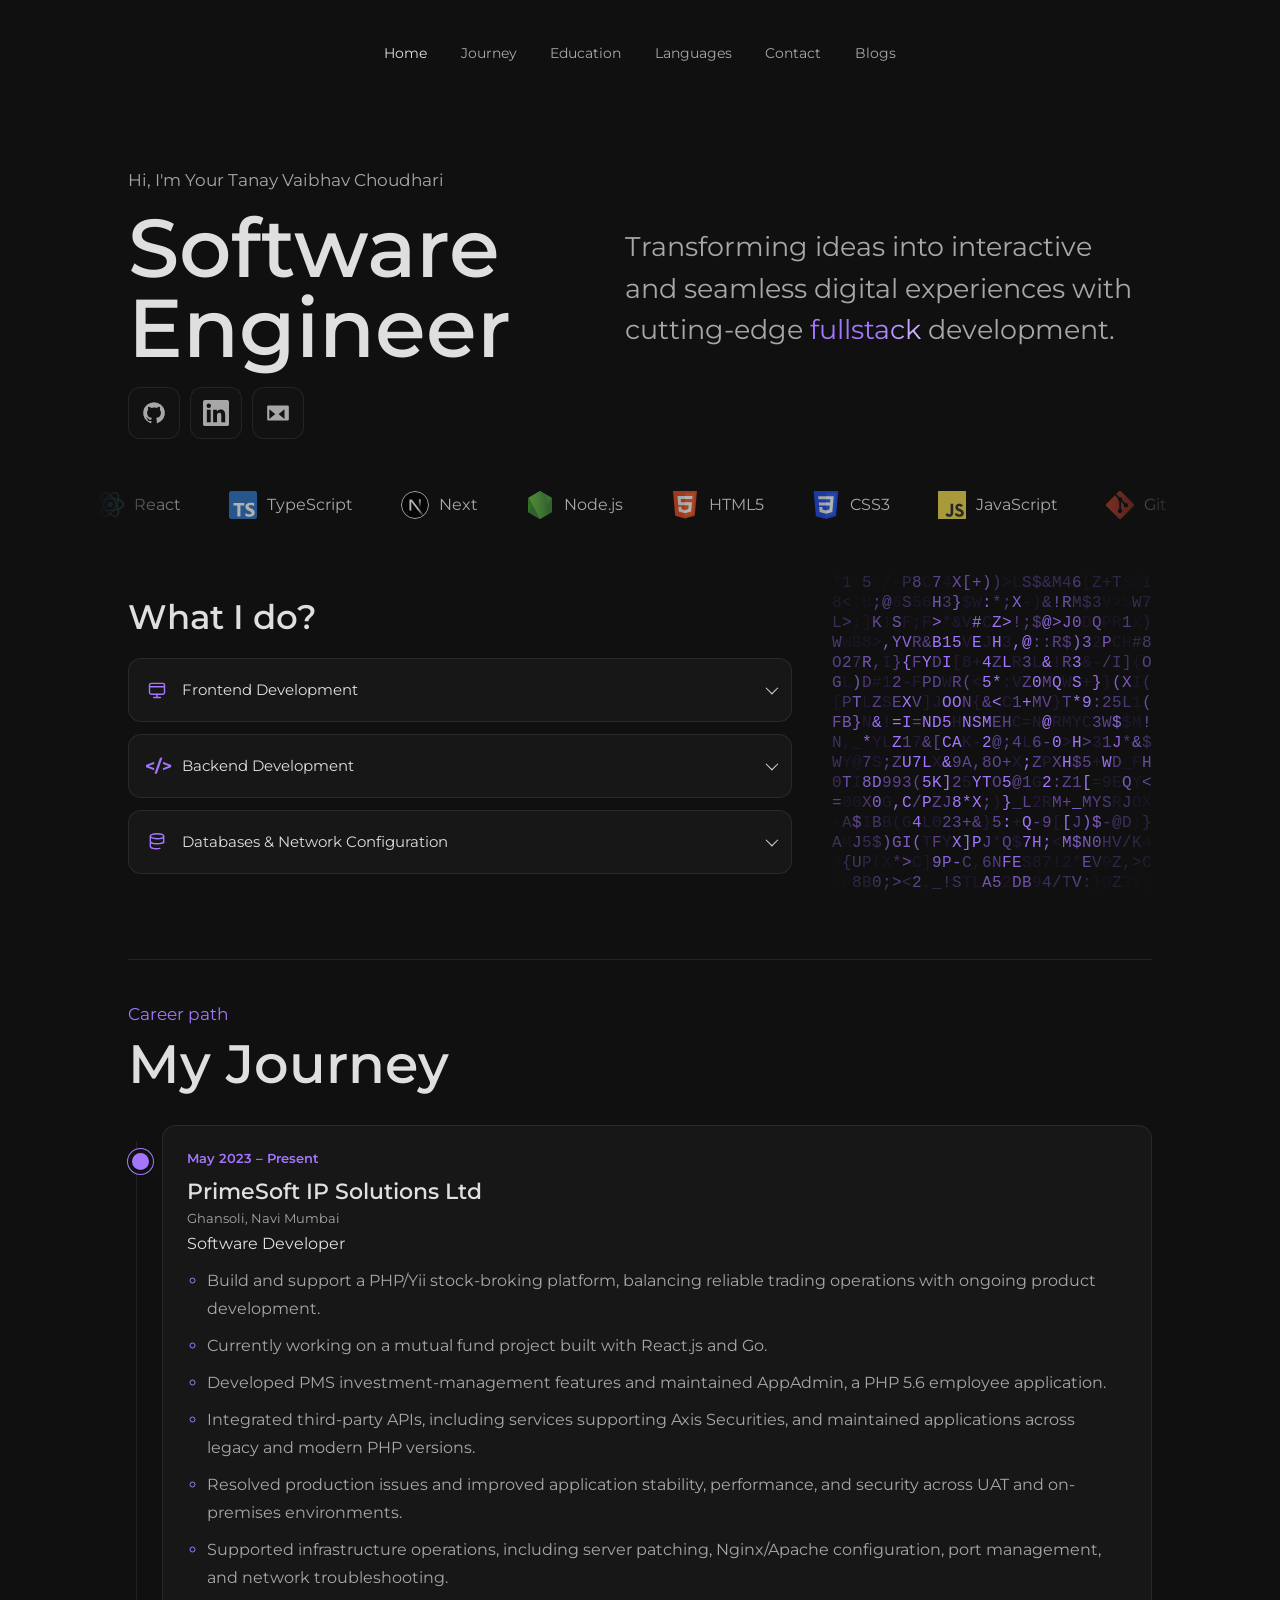
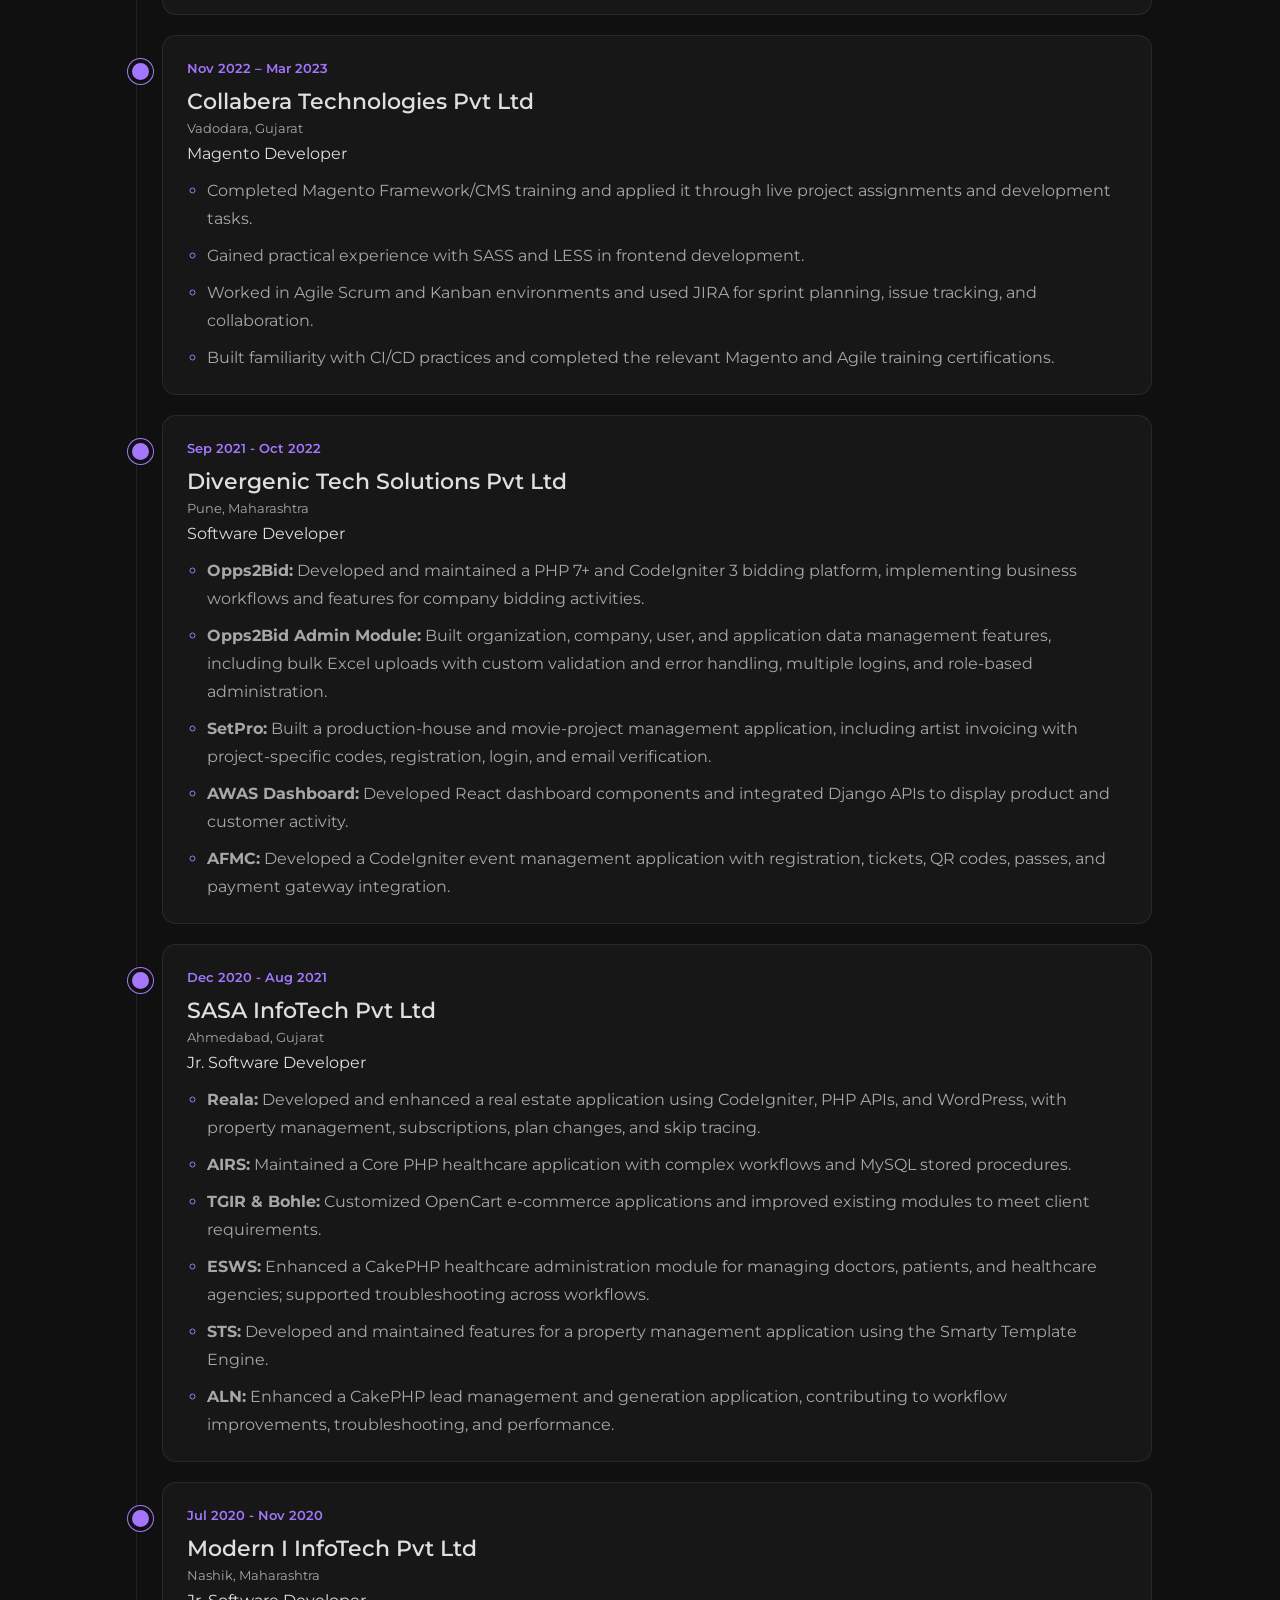
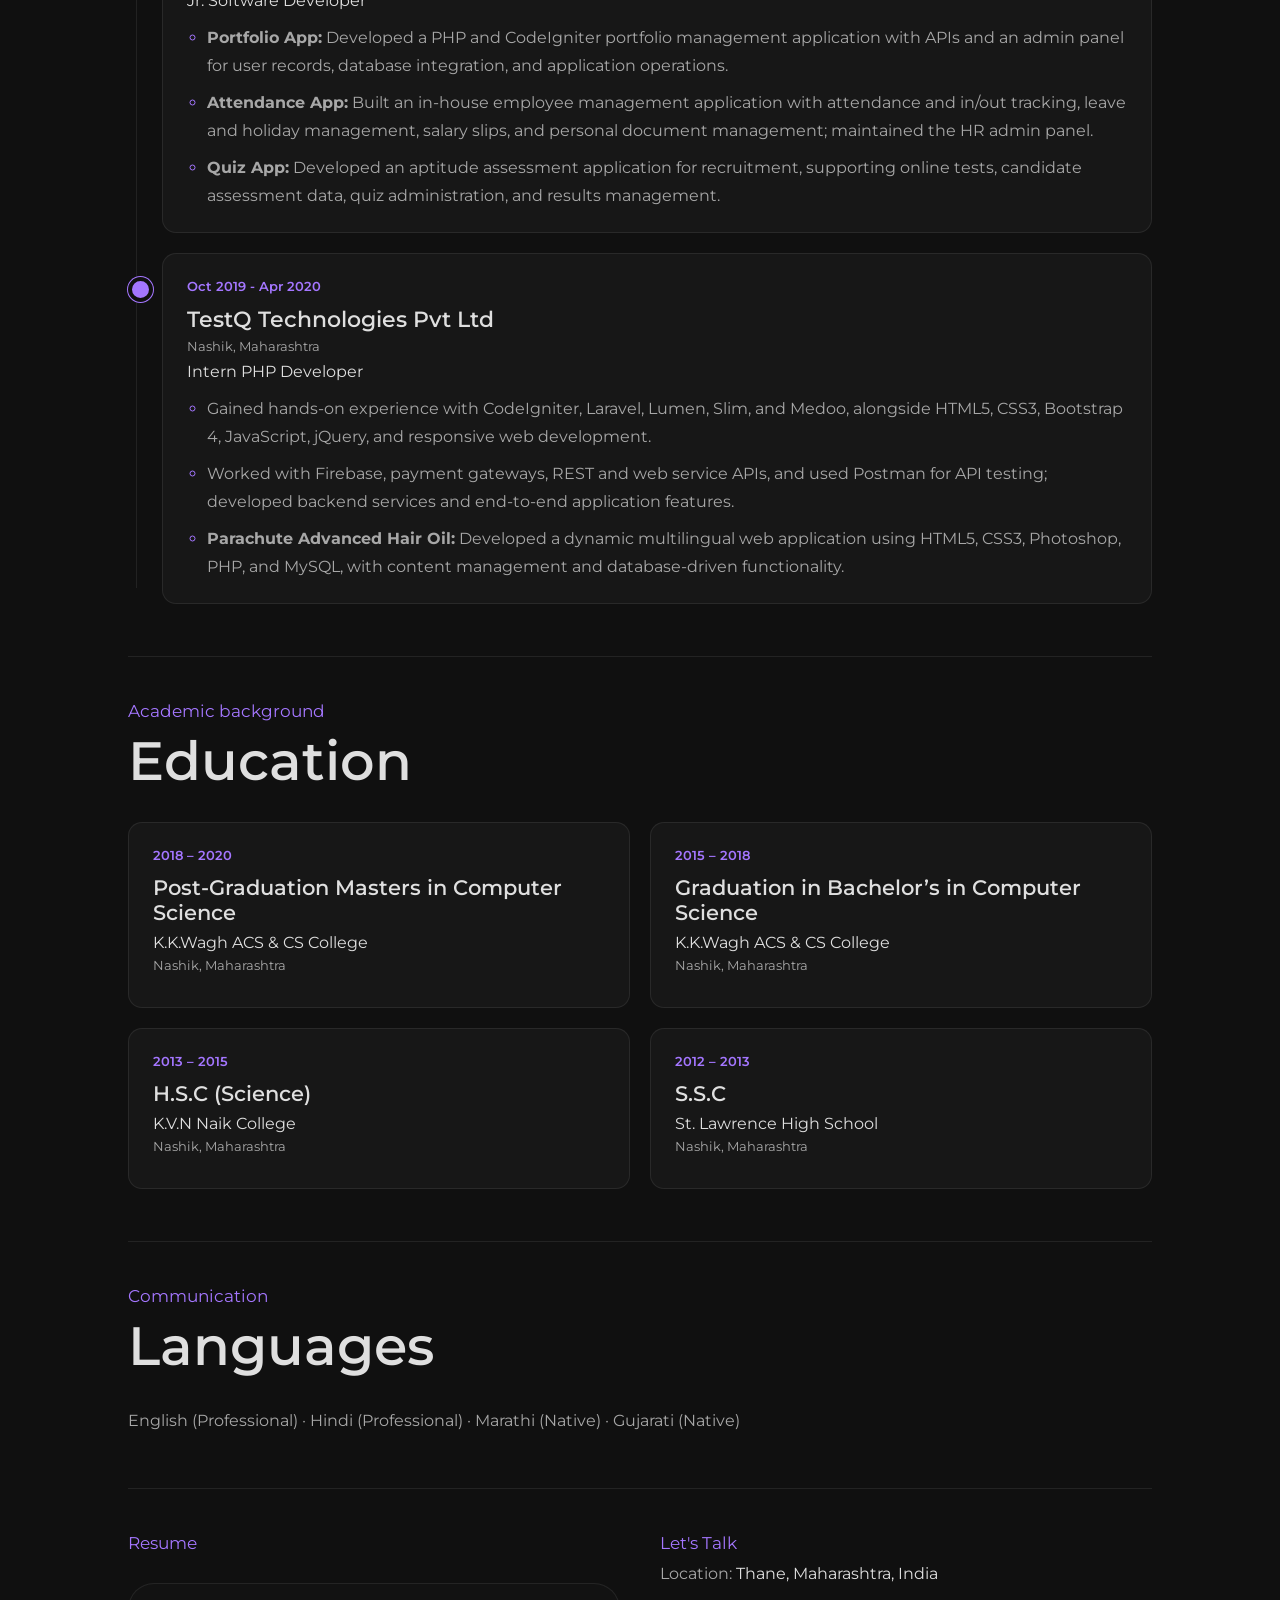
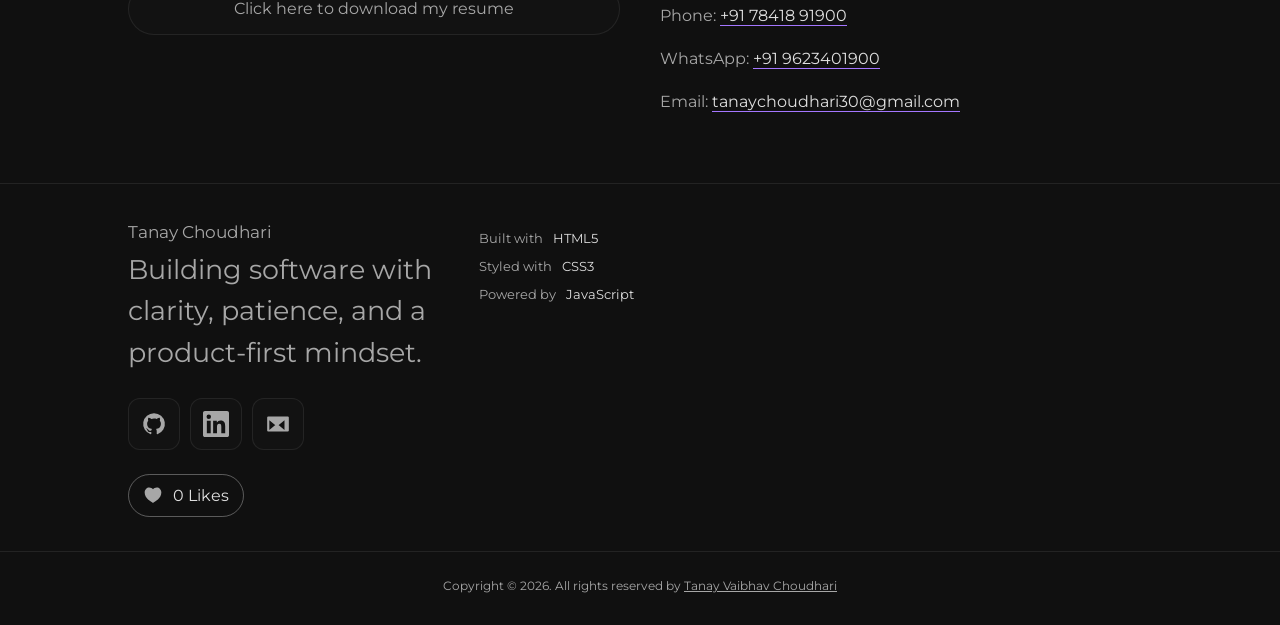
<file: index.html>
<!doctype html>
<html lang="en">
  <head>
    <meta charset="UTF-8">
    <meta name="viewport" content="width=device-width, initial-scale=1">
    <meta name="description" content="Your Name, software developer building interactive and seamless digital experiences.">
    <meta name="theme-color" content="#101010">
    <title>Tanay Choudhari
       | Fullstack Developer</title>
    <link rel="canonical" href="https://tanaychoudhari.github.io/">
    <link rel="icon" type="image/png" href="./favicon.ico">
    <link rel="preload" href="./assets/fonts/montserrat-latin-wght-normal.woff2" as="font" type="font/woff2" crossorigin>
    <link rel="stylesheet" href="./assets/css/styles.css">
  </head>
  <body>
    <header data-site-header></header>

    <main class="page-content">
      <section class="hero section-wrap" id="home" aria-labelledby="hero-title">
        <div class="hero-copy">
          <p class="eyebrow">Hi, I'm Your Tanay Vaibhav Choudhari</p>
          <div class="hero-heading">
            <h1 id="hero-title">Software<br>Engineer</h1>
            <p class="hero-description">Transforming ideas into interactive and seamless digital experiences with cutting-edge <span class="shimmer">fullstack</span> development.</p>
          </div>
          <div class="social-links" aria-label="Social links">
            <a class="icon-link" href="https://github.com/TanayChoudhari/" target="_blank" rel="noopener noreferrer" aria-label="GitHub">
              <svg viewBox="0 0 24 24" aria-hidden="true"><path d="M12 2a10 10 0 0 0-3.16 19.49c.5.09.68-.22.68-.48v-1.7c-2.78.61-3.37-1.18-3.37-1.18-.46-1.16-1.11-1.47-1.11-1.47-.91-.62.07-.61.07-.61 1 .07 1.53 1.03 1.53 1.03.9 1.53 2.35 1.09 2.92.83.09-.65.35-1.09.64-1.34-2.22-.25-4.55-1.11-4.55-4.94 0-1.09.39-1.98 1.03-2.68-.1-.25-.45-1.27.1-2.65 0 0 .84-.27 2.75 1.02A9.6 9.6 0 0 1 12 6.99c.85 0 1.71.11 2.51.34 1.91-1.29 2.75-1.02 2.75-1.02.55 1.38.2 2.4.1 2.65.64.7 1.03 1.59 1.03 2.68 0 3.84-2.33 4.68-4.56 4.93.36.31.68.92.68 1.86v2.58c0 .27.18.58.69.48A10 10 0 0 0 12 2Z"/></svg>
            </a>
            <a class="icon-link" href="https://www.linkedin.com/in/tanay-choudhari/" target="_blank" rel="noopener noreferrer" aria-label="LinkedIn">
              <svg viewBox="0 0 24 24" aria-hidden="true"><path d="M20.45 20.45h-3.56v-5.57c0-1.33-.03-3.04-1.85-3.04-1.85 0-2.13 1.44-2.13 2.94v5.67H9.35V9h3.42v1.56h.05a3.75 3.75 0 0 1 3.38-1.85c3.61 0 4.28 2.37 4.28 5.46v6.28ZM5.34 7.43a2.06 2.06 0 1 1 0-4.12 2.06 2.06 0 0 1 0 4.12Zm1.78 13.02H3.56V9h3.56v11.45ZM22.23 0H1.77C.79 0 0 .77 0 1.72v20.56c0 .95.79 1.72 1.77 1.72h20.45c.98 0 1.78-.77 1.78-1.72V1.72C24 .77 23.2 0 22.23 0Z"/></svg>
            </a>
            <a class="icon-link" href="mailto:tanaychoudhari30@gmail.com" aria-label="Email">
              <svg viewBox="0 0 24 24" aria-hidden="true"><path d="M3 5h18a1 1 0 0 1 1 1v12a1 1 0 0 1-1 1H3a1 1 0 0 1-1-1V6a1 1 0 0 1 1-1Zm9 8L4.5 7h15L12 13Zm-8 4.5 5.8-4.7 1.2 1 1.2-1 5.8 4.7V8.6l-7 5.6-7-5.6v8.9Z"/></svg>
            </a>
          </div>
        </div>

        <div class="tech-marquee" aria-label="Technologies">
          <div class="marquee-track">
            <div class="tech-list">
              <span><img src="./assets/svg/react.svg" alt="" width="30" height="30">React</span>
              <span><img src="./assets/svg/typeScript.svg" alt="" width="30" height="30">TypeScript</span>
              <span><img src="./assets/svg/next.svg" alt="" width="30" height="30">Next</span>
              <span><img src="./assets/svg/nodejs.svg" alt="" width="30" height="30">Node.js</span>
              <span><img src="./assets/svg/HTML5.svg" alt="" width="30" height="30">HTML5</span>
              <span><img src="./assets/svg/CSS3.svg" alt="" width="30" height="30">CSS3</span>
              <span><img src="./assets/svg/javaScript.svg" alt="" width="30" height="30">JavaScript</span>
              <span><img src="./assets/svg/git.svg" alt="" width="30" height="30">Git</span>
              <span><img src="./assets/svg/mysql.svg" alt="" width="30" height="30">MySQL</span>
              <span><img src="./assets/svg/php.svg" alt="" width="30" height="30">PHP</span>
              <span><img src="./assets/svg/bootstrap.svg" alt="" width="30" height="30">Bootstrap 4 &amp; 5</span>
              <span><img src="./assets/svg/jquery.svg" alt="" width="30" height="30">jQuery</span>
              <span><img src="./assets/svg/postman.svg" alt="" width="30" height="30">Postman</span>
              <span><img src="./assets/svg/go.svg" alt="" width="30" height="30">Golang</span>
            </div>
            <div class="tech-list">
              <span><img src="./assets/svg/react.svg" alt="" width="30" height="30">React</span>
              <span><img src="./assets/svg/typeScript.svg" alt="" width="30" height="30">TypeScript</span>
              <span><img src="./assets/svg/next.svg" alt="" width="30" height="30">Next</span>
              <span><img src="./assets/svg/nodejs.svg" alt="" width="30" height="30">Node.js</span>
              <span><img src="./assets/svg/HTML5.svg" alt="" width="30" height="30">HTML5</span>
              <span><img src="./assets/svg/CSS3.svg" alt="" width="30" height="30">CSS3</span>
              <span><img src="./assets/svg/javaScript.svg" alt="" width="30" height="30">JavaScript</span>
              <span><img src="./assets/svg/git.svg" alt="" width="30" height="30">Git</span>
              <span><img src="./assets/svg/mysql.svg" alt="" width="30" height="30">MySQL</span>
              <span><img src="./assets/svg/php.svg" alt="" width="30" height="30">PHP</span>
              <span><img src="./assets/svg/bootstrap.svg" alt="" width="30" height="30">Bootstrap 4 &amp; 5</span>
              <span><img src="./assets/svg/jquery.svg" alt="" width="30" height="30">jQuery</span>
              <span><img src="./assets/svg/postman.svg" alt="" width="30" height="30">Postman</span>
              <span><img src="./assets/svg/go.svg" alt="" width="30" height="30">Golang</span>
            </div>
          </div>
        </div>

        <div class="capabilities">
          <div class="skills-panel">
            <h2>What I do?</h2>
            <div class="skill-list">
              <div class="skill-item">
                <button class="skill-toggle" type="button" aria-expanded="false" aria-controls="skill-frontend">
                  <span class="skill-symbol" aria-hidden="true"><svg viewBox="0 0 24 24"><rect x="3" y="4" width="18" height="13" rx="2"/><path d="M8 21h8m-4-4v4M3 8h18"/></svg></span><span>Frontend Development</span><span class="chevron" aria-hidden="true"></span>
                </button>
                <div class="skill-details" id="skill-frontend" hidden><ul><li>Interactive interfaces with React.js and Next.js</li><li>Responsive layouts with HTML, CSS, and Bootstrap</li><li>UI/UX design, prototyping, and user-focused experiences</li><li>Reusable components, landing pages, business websites, and portfolios</li></ul></div>
              </div>
              <div class="skill-item">
                <button class="skill-toggle" type="button" aria-expanded="false" aria-controls="skill-backend">
                  <span class="skill-symbol" aria-hidden="true">&lt;/&gt;</span><span>Backend Development</span><span class="chevron" aria-hidden="true"></span>
                </button>
                <div class="skill-details" id="skill-backend" hidden><ul><li>Server-side development with Node.js and PHP</li><li>Building REST APIs and connecting frontend applications</li><li>API testing with Postman</li></ul></div>
              </div>
              <div class="skill-item">
                <button class="skill-toggle" type="button" aria-expanded="false" aria-controls="skill-database-network">
                  <span class="skill-symbol" aria-hidden="true"><svg viewBox="0 0 24 24"><ellipse cx="12" cy="5" rx="8" ry="3"/><path d="M4 5v6c0 1.7 3.6 3 8 3s8-1.3 8-3V5m-16 6v6c0 1.7 3.6 3 8 3 1.2 0 2.4-.1 3.4-.3M20 11v2"/></svg></span><span>Databases &amp; Network Configuration</span><span class="chevron" aria-hidden="true"></span>
                </button>
                <div class="skill-details" id="skill-database-network" hidden><ul><li>Working with MySQL and MongoDB databases</li><li>Apache server and proxy configuration</li><li>Server network setup, including port configuration</li></ul></div>
              </div>
            </div>
          </div>
          <div class="glitch-frame" aria-hidden="true"><canvas id="glitch-canvas"></canvas><span class="glitch-vignette"></span></div>
        </div>
      </section>

      <section class="content-section section-wrap" id="journey" aria-labelledby="journey-title">
        <p class="section-kicker shimmer">Career path</p>
        <h2 class="section-title" id="journey-title">My Journey</h2>
        <ol class="journey-list">
          <li class="journey-item">
            <article class="journey-card">
              <p class="journey-period">May 2023 – Present</p>
              <h3>PrimeSoft IP Solutions Ltd</h3>
              <p class="journey-location">Ghansoli, Navi Mumbai </p>
              <p class="journey-position">Software Developer</p>
              <ul class="journey-highlights">
                <li>Build and support a PHP/Yii stock-broking platform, balancing reliable trading operations with ongoing product development.</li>
                <li>Currently working on a mutual fund project built with React.js and Go.</li>
                <li>Developed PMS investment-management features and maintained AppAdmin, a PHP 5.6 employee application.</li>
                <li>Integrated third-party APIs, including services supporting Axis Securities, and maintained applications across legacy and modern PHP versions.</li>
                <li>Resolved production issues and improved application stability, performance, and security across UAT and on-premises environments.</li>
                <li>Supported infrastructure operations, including server patching, Nginx/Apache configuration, port management, and network troubleshooting.</li>
              </ul>
            </article>
          </li>
          <li class="journey-item">
            <article class="journey-card">
              <p class="journey-period">Nov 2022 – Mar 2023</p>
              <h3>Collabera Technologies Pvt Ltd</h3>
              <p class="journey-location">Vadodara, Gujarat</p>
              <p class="journey-position">Magento Developer</p>
              <ul class="journey-highlights">
                <li>Completed Magento Framework/CMS training and applied it through live project assignments and development tasks.</li>
                <li>Gained practical experience with SASS and LESS in frontend development.</li>
                <li>Worked in Agile Scrum and Kanban environments and used JIRA for sprint planning, issue tracking, and collaboration.</li>
                <li>Built familiarity with CI/CD practices and completed the relevant Magento and Agile training certifications.</li>
              </ul>
            </article>
          </li>
          <li class="journey-item">
            <article class="journey-card">
              <p class="journey-period">Sep 2021 - Oct 2022</p>
              <h3>Divergenic Tech Solutions Pvt Ltd</h3>
              <p class="journey-location">Pune, Maharashtra</p>
              <p class="journey-position">Software Developer</p>
              <ul class="journey-highlights">
                <li><strong>Opps2Bid:</strong> Developed and maintained a PHP 7+ and CodeIgniter 3 bidding platform, implementing business workflows and features for company bidding activities.</li>
                <li><strong>Opps2Bid Admin Module:</strong> Built organization, company, user, and application data management features, including bulk Excel uploads with custom validation and error handling, multiple logins, and role-based administration.</li>
                <li><strong>SetPro:</strong> Built a production-house and movie-project management application, including artist invoicing with project-specific codes, registration, login, and email verification.</li>
                <li><strong>AWAS Dashboard:</strong> Developed React dashboard components and integrated Django APIs to display product and customer activity.</li>
                <li><strong>AFMC:</strong> Developed a CodeIgniter event management application with registration, tickets, QR codes, passes, and payment gateway integration.</li>
              </ul>
            </article>
          </li>
          <li class="journey-item">
            <article class="journey-card">
              <p class="journey-period">Dec 2020 - Aug 2021</p>
              <h3>SASA InfoTech Pvt Ltd</h3>
              <p class="journey-location">Ahmedabad, Gujarat</p>
              <p class="journey-position">Jr. Software Developer</p>
              <ul class="journey-highlights">
                <li><strong>Reala:</strong> Developed and enhanced a real estate application using CodeIgniter, PHP APIs, and WordPress, with property management, subscriptions, plan changes, and skip tracing.</li>
                <li><strong>AIRS:</strong> Maintained a Core PHP healthcare application with complex workflows and MySQL stored procedures.</li>
                <li><strong>TGIR &amp; Bohle:</strong> Customized OpenCart e-commerce applications and improved existing modules to meet client requirements.</li>
                <li><strong>ESWS:</strong> Enhanced a CakePHP healthcare administration module for managing doctors, patients, and healthcare agencies; supported troubleshooting across workflows.</li>
                <li><strong>STS:</strong> Developed and maintained features for a property management application using the Smarty Template Engine.</li>
                <li><strong>ALN:</strong> Enhanced a CakePHP lead management and generation application, contributing to workflow improvements, troubleshooting, and performance.</li>
              </ul>
            </article>
          </li>
          <li class="journey-item">
            <article class="journey-card">
              <p class="journey-period">Jul 2020 - Nov 2020</p>
              <h3>Modern I InfoTech Pvt Ltd</h3>
              <p class="journey-location">Nashik, Maharashtra</p>
              <p class="journey-position">Jr. Software Developer</p>
              <ul class="journey-highlights">
                <li><strong>Portfolio App:</strong> Developed a PHP and CodeIgniter portfolio management application with APIs and an admin panel for user records, database integration, and application operations.</li>
                <li><strong>Attendance App:</strong> Built an in-house employee management application with attendance and in/out tracking, leave and holiday management, salary slips, and personal document management; maintained the HR admin panel.</li>
                <li><strong>Quiz App:</strong> Developed an aptitude assessment application for recruitment, supporting online tests, candidate assessment data, quiz administration, and results management.</li>
              </ul>
            </article>
          </li>
          <li class="journey-item">
            <article class="journey-card">
              <p class="journey-period">Oct 2019 - Apr 2020</p>
              <h3>TestQ Technologies Pvt Ltd</h3>
              <p class="journey-location">Nashik, Maharashtra</p>
              <p class="journey-position">Intern PHP Developer</p>
              <ul class="journey-highlights">
                <li>Gained hands-on experience with CodeIgniter, Laravel, Lumen, Slim, and Medoo, alongside HTML5, CSS3, Bootstrap 4, JavaScript, jQuery, and responsive web development.</li>
                <li>Worked with Firebase, payment gateways, REST and web service APIs, and used Postman for API testing; developed backend services and end-to-end application features.</li>
                <li><strong>Parachute Advanced Hair Oil:</strong> Developed a dynamic multilingual web application using HTML5, CSS3, Photoshop, PHP, and MySQL, with content management and database-driven functionality.</li>
              </ul>
            </article>
          </li>
        </ol>
      </section>

      <!--
      <section class="content-section section-wrap" id="projects" aria-labelledby="projects-title">
        <p class="section-kicker shimmer">My work</p>
        <div class="project-grid">
          <article class="project-item"><a class="project-image" href="#" aria-label="Preview Project One"><img src="https://placehold.co/600x400/1a1a1a/ffffff?text=Project+One" alt="Project One preview" loading="lazy"></a><div class="project-meta"><div><h3>Project One</h3><p>Deployed</p></div><div class="project-actions"><a class="icon-link" href="https://github.com" target="_blank" rel="noopener noreferrer" aria-label="Project One on GitHub"><svg viewBox="0 0 24 24" aria-hidden="true"><path d="M24 12 18.34 17.66l-1.41-1.42L21.17 12l-4.24-4.24 1.41-1.42zM2.83 12l4.24 4.24-1.41 1.42L0 12l5.66-5.66 1.41 1.42zM9.79 21H7.66l6.55-18h2.13z"/></svg></a><a class="icon-link" href="#" aria-label="Preview Project One"><svg viewBox="0 0 24 24" aria-hidden="true"><path d="M16 9.4 7.4 18l-1.4-1.4L14.6 8H7V6h11v11h-2z"/></svg></a></div></div></article>
          <article class="project-item"><a class="project-image" href="#" aria-label="Preview Project Two"><img src="https://placehold.co/600x400/1a1a1a/ffffff?text=Project+Two" alt="Project Two preview" loading="lazy"></a><div class="project-meta"><div><h3>Project Two</h3><p>On Development</p></div><div class="project-actions"><a class="icon-link" href="https://github.com" target="_blank" rel="noopener noreferrer" aria-label="Project Two on GitHub"><svg viewBox="0 0 24 24" aria-hidden="true"><path d="M24 12 18.34 17.66l-1.41-1.42L21.17 12l-4.24-4.24 1.41-1.42zM2.83 12l4.24 4.24-1.41 1.42L0 12l5.66-5.66 1.41 1.42zM9.79 21H7.66l6.55-18h2.13z"/></svg></a><a class="icon-link" href="#" aria-label="Preview Project Two"><svg viewBox="0 0 24 24" aria-hidden="true"><path d="M16 9.4 7.4 18l-1.4-1.4L14.6 8H7V6h11v11h-2z"/></svg></a></div></div></article>
          <article class="project-item"><a class="project-image" href="#" aria-label="Preview Project Three"><img src="https://placehold.co/600x400/1a1a1a/ffffff?text=Project+Three" alt="Project Three preview" loading="lazy"></a><div class="project-meta"><div><h3>Project Three</h3><p>Contributor</p></div><div class="project-actions"><a class="icon-link" href="https://github.com" target="_blank" rel="noopener noreferrer" aria-label="Project Three on GitHub"><svg viewBox="0 0 24 24" aria-hidden="true"><path d="M24 12 18.34 17.66l-1.41-1.42L21.17 12l-4.24-4.24 1.41-1.42zM2.83 12l4.24 4.24-1.41 1.42L0 12l5.66-5.66 1.41 1.42zM9.79 21H7.66l6.55-18h2.13z"/></svg></a><a class="icon-link" href="#" aria-label="Preview Project Three"><svg viewBox="0 0 24 24" aria-hidden="true"><path d="M16 9.4 7.4 18l-1.4-1.4L14.6 8H7V6h11v11h-2z"/></svg></a></div></div></article>
          <article class="project-item"><a class="project-image" href="#" aria-label="Preview Project Four"><img src="https://placehold.co/600x400/1a1a1a/ffffff?text=Project+Four" alt="Project Four preview" loading="lazy"></a><div class="project-meta"><div><h3>Project Four</h3><p>Deployed</p></div><div class="project-actions"><a class="icon-link" href="https://github.com" target="_blank" rel="noopener noreferrer" aria-label="Project Four on GitHub"><svg viewBox="0 0 24 24" aria-hidden="true"><path d="M24 12 18.34 17.66l-1.41-1.42L21.17 12l-4.24-4.24 1.41-1.42zM2.83 12l4.24 4.24-1.41 1.42L0 12l5.66-5.66 1.41 1.42zM9.79 21H7.66l6.55-18h2.13z"/></svg></a><a class="icon-link" href="#" aria-label="Preview Project Four"><svg viewBox="0 0 24 24" aria-hidden="true"><path d="M16 9.4 7.4 18l-1.4-1.4L14.6 8H7V6h11v11h-2z"/></svg></a></div></div></article>
        </div>
        <a class="all-projects" href="https://github.com" target="_blank" rel="noopener noreferrer">More projects on <svg viewBox="0 0 24 24" aria-hidden="true"><path d="M12 2a10 10 0 0 0-3.16 19.49c.5.09.68-.22.68-.48v-1.7c-2.78.61-3.37-1.18-3.37-1.18-.46-1.16-1.11-1.47-1.11-1.47-.91-.62.07-.61.07-.61 1 .07 1.53 1.03 1.53 1.03.9 1.53 2.35 1.09 2.92.83.09-.65.35-1.09.64-1.34-2.22-.25-4.55-1.11-4.55-4.94 0-1.09.39-1.98 1.03-2.68-.1-.25-.45-1.27.1-2.65 0 0 .84-.27 2.75 1.02A9.6 9.6 0 0 1 12 6.99c.85 0 1.71.11 2.51.34 1.91-1.29 2.75-1.02 2.75-1.02.55 1.38.2 2.4.1 2.65.64.7 1.03 1.59 1.03 2.68 0 3.84-2.33 4.68-4.56 4.93.36.31.68.92.68 1.86v2.58c0 .27.18.58.69.48A10 10 0 0 0 12 2Z"/></svg></a>
      </section>
      -->

      <section class="content-section section-wrap" id="education" aria-labelledby="education-title">
        <p class="section-kicker shimmer">Academic background</p>
        <h2 class="section-title" id="education-title">Education</h2>
        <div class="education-grid">
          <article class="education-card">
            <p class="education-period">2018 – 2020</p>
            <h3>Post-Graduation Masters in Computer Science</h3>
            <p class="education-institution">K.K.Wagh ACS & CS College</p>
            <p class="education-location">Nashik, Maharashtra</p>
          </article>
          <article class="education-card">
            <p class="education-period">2015 – 2018</p>
            <h3>Graduation in Bachelor’s in Computer Science</h3>
            <p class="education-institution">K.K.Wagh ACS & CS College</p>
            <p class="education-location">Nashik, Maharashtra</p>
          </article>
          <article class="education-card">
            <p class="education-period">2013 – 2015</p>
            <h3>H.S.C (Science)</h3>
            <p class="education-institution">K.V.N Naik College</p>
            <p class="education-location">Nashik, Maharashtra </p>
          </article>
          <article class="education-card">
            <p class="education-period">2012 – 2013</p>
            <h3>S.S.C</h3>
            <p class="education-institution">St. Lawrence High School </p>
            <p class="education-location">Nashik, Maharashtra</p>
          </article>
        </div>
      </section>

      <section class="content-section section-wrap" id="languages" aria-labelledby="languages-title">
        <p class="section-kicker shimmer">Communication</p>
        <h2 class="section-title" id="languages-title">Languages</h2>
        <p class="languages-list">English (Professional) · Hindi (Professional) · Marathi (Native) · Gujarati (Native)</p>
      </section>

      <section class="content-section section-wrap resume-contact-section" id="contact" aria-label="Resume and contact">
        <div class="resume-contact-grid">
          <div id="resume">
            <p class="section-kicker shimmer">Resume</p>
            <a class="all-projects" href="https://drive.google.com/file/d/11IXpDDhqLpfthijTuyOWLY-SqyyLEys2/view?usp=drive_link" download>Click here to download my resume</a>
          </div>
          <div>
            <p class="section-kicker shimmer">Let's Talk</p>
            <div class="contact-copy"><p>Location: <span>Thane, Maharashtra, India</span></p><p>Phone: <a href="tel:+917841891900">+91 78418 91900</a></p><p>WhatsApp: <a href="https://wa.me/919623401900" target="_blank" rel="noopener noreferrer">+91 9623401900</a></p><p>Email: <a href="mailto:tanaychoudhari30@gmail.com">tanaychoudhari30@gmail.com</a></p></div>
          </div>
        </div>
      </section>
    </main>

    <div data-site-footer></div>
    <script src="./assets/js/site-shell.js" defer></script>
    <script src="./assets/js/script.js" defer></script>
  </body>
</html>
</file>
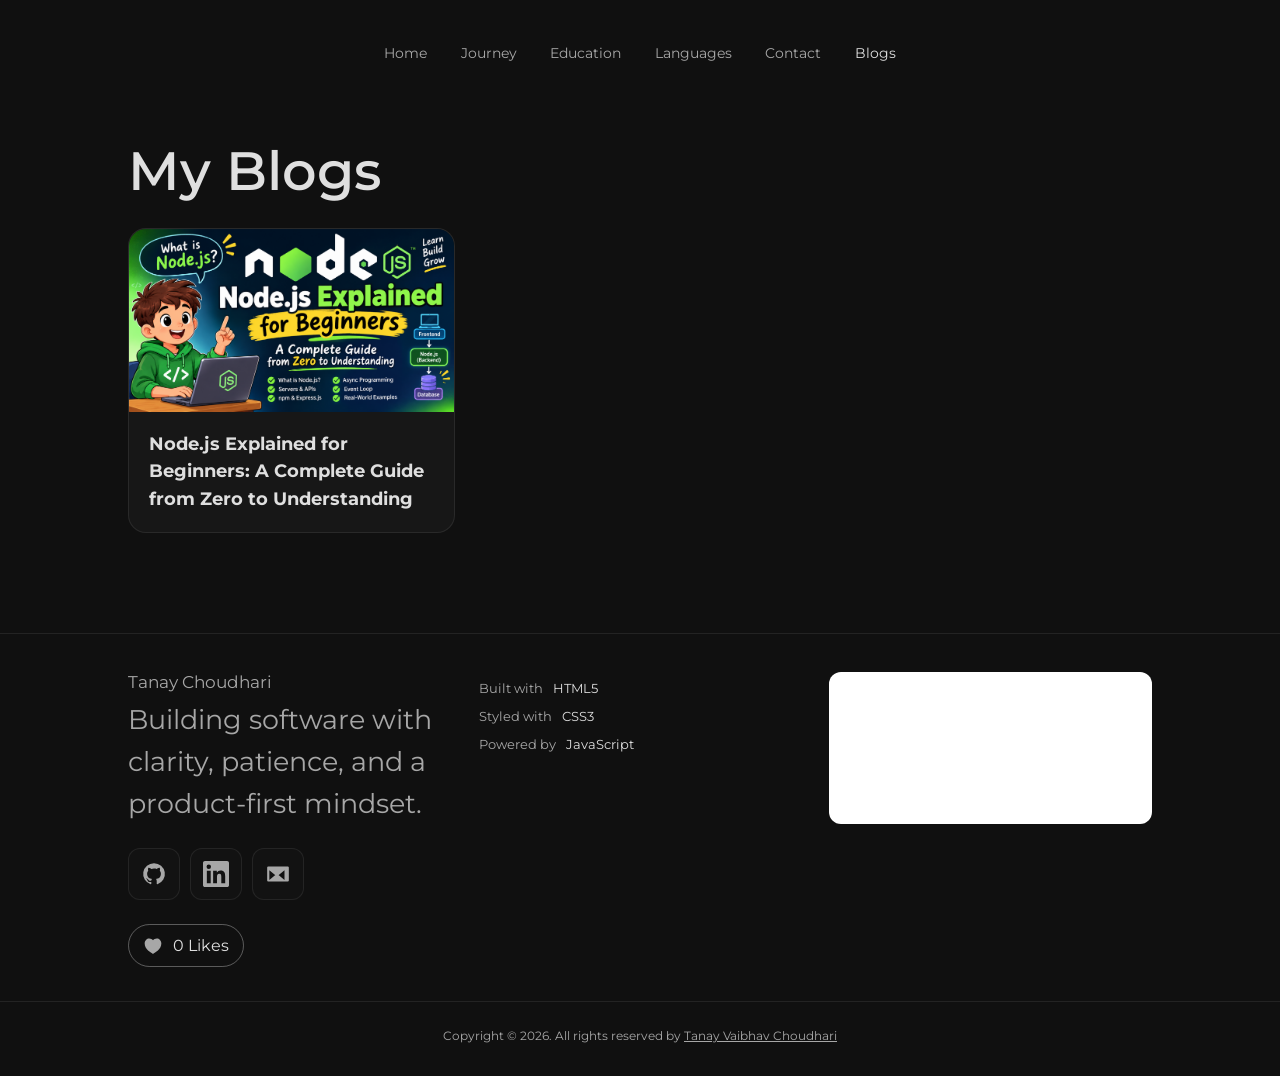
<file: blogs.html>
<!doctype html>
<html lang="en">
  <head>
    <meta charset="UTF-8">
    <meta name="viewport" content="width=device-width, initial-scale=1">
    <meta name="description" content="Tanay Choudhari's blog archive featuring engineering notes, product thinking, and development stories.">
    <meta name="theme-color" content="#101010">
    <title>Tanay Choudhari | Blogs</title>
    <link rel="canonical" href="https://tanaychoudhari.github.io/blogs.html">
    <link rel="icon" type="image/png" href="./favicon.ico">
    <link rel="preload" href="./assets/fonts/montserrat-latin-wght-normal.woff2" as="font" type="font/woff2" crossorigin>
    <link rel="stylesheet" href="./assets/css/styles.css">
    <link rel="stylesheet" href="./assets/css/blogs.css">
  </head>
  <body>
    <header data-site-header></header>

    <main class="page-content blog-page">
      <section class="section-wrap blog-library" aria-labelledby="blog-title">
        <h1 id="blog-title" class="section-title">My Blogs</h1>
        <div class="blog-grid">
          <a class="blog-card" href="./blogs/nodejs-explained-for-beginners.html" target="_blank" rel="noopener noreferrer">
            <img src="./assets/images/nodejs-explained-for-beginners.png" alt="" class="blog-card-banner">
            <h2>Node.js Explained for Beginners: A Complete Guide from Zero to Understanding</h2>
          </a>
        </div>
      </section>
    </main>

    <div data-site-footer></div>
    <script src="./assets/js/site-shell.js" defer></script>
    <script src="./assets/js/script.js" defer></script>
  </body>
</html>
</file>
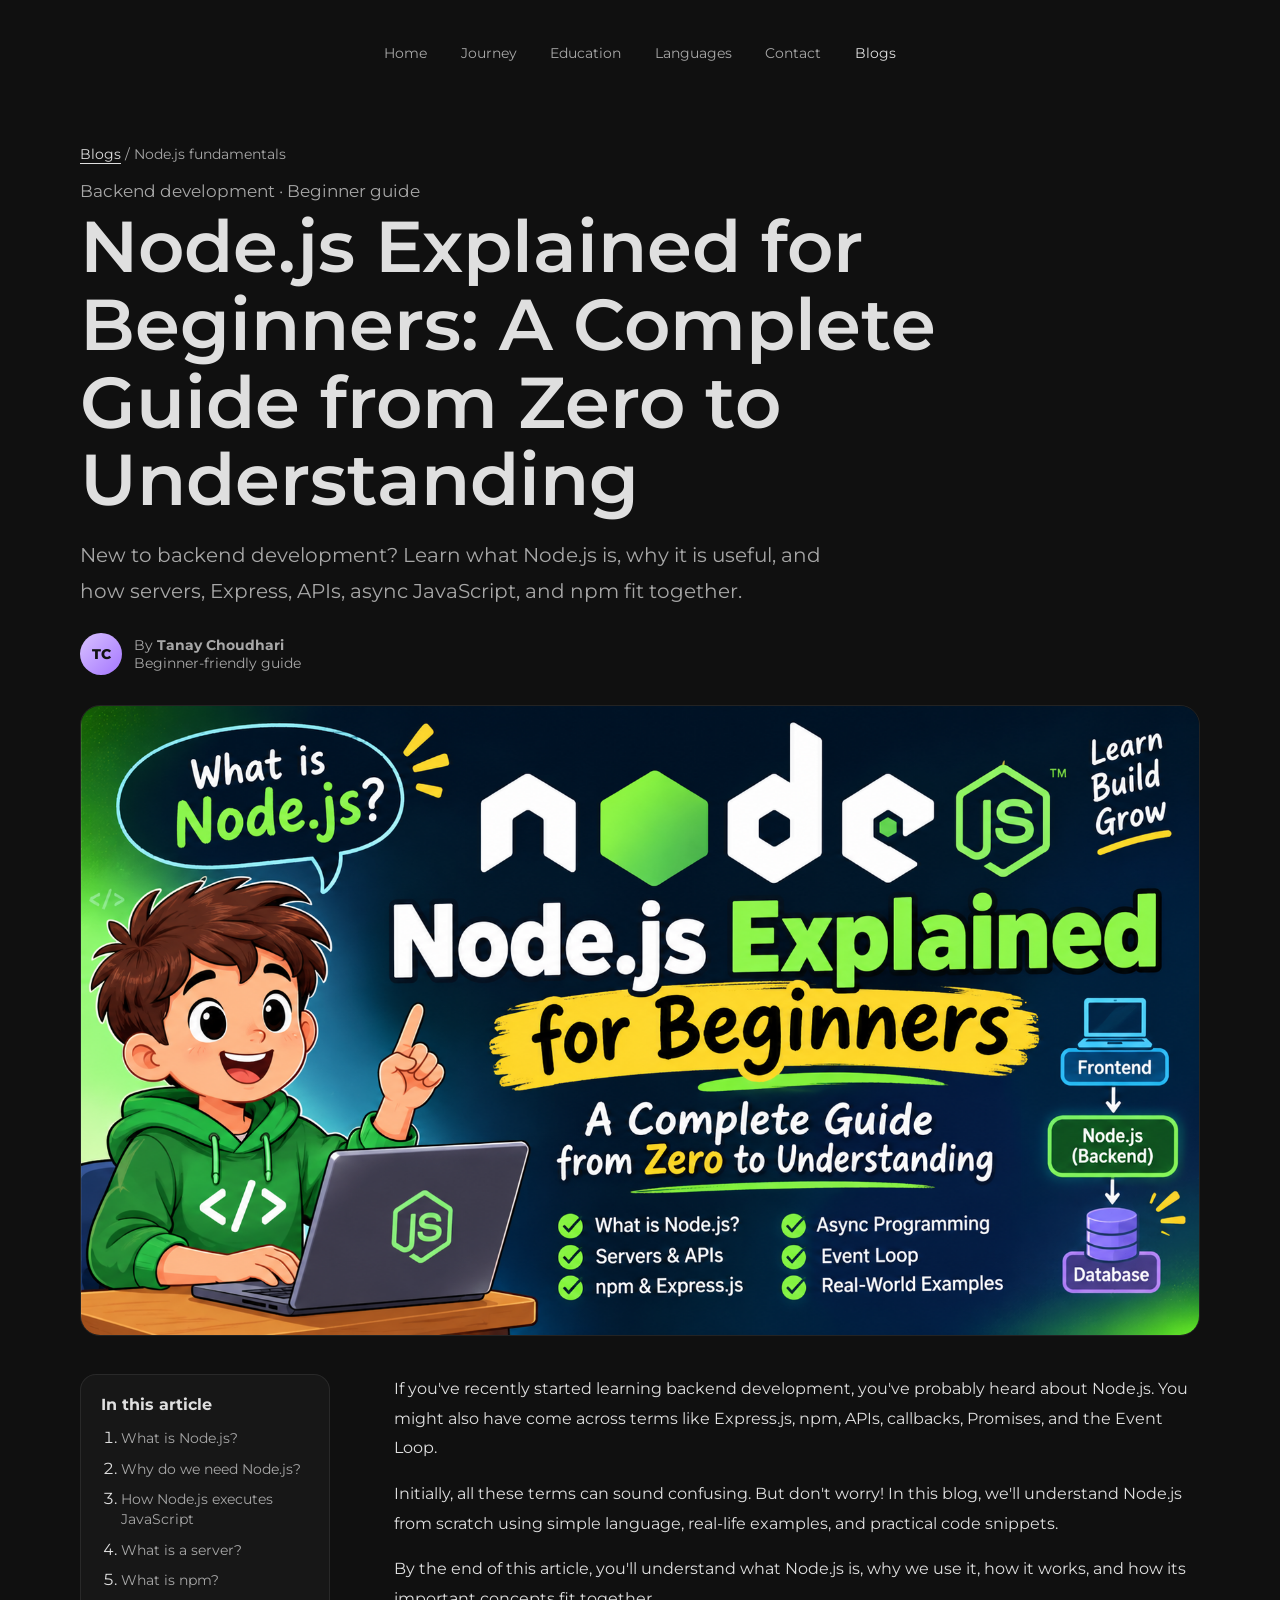
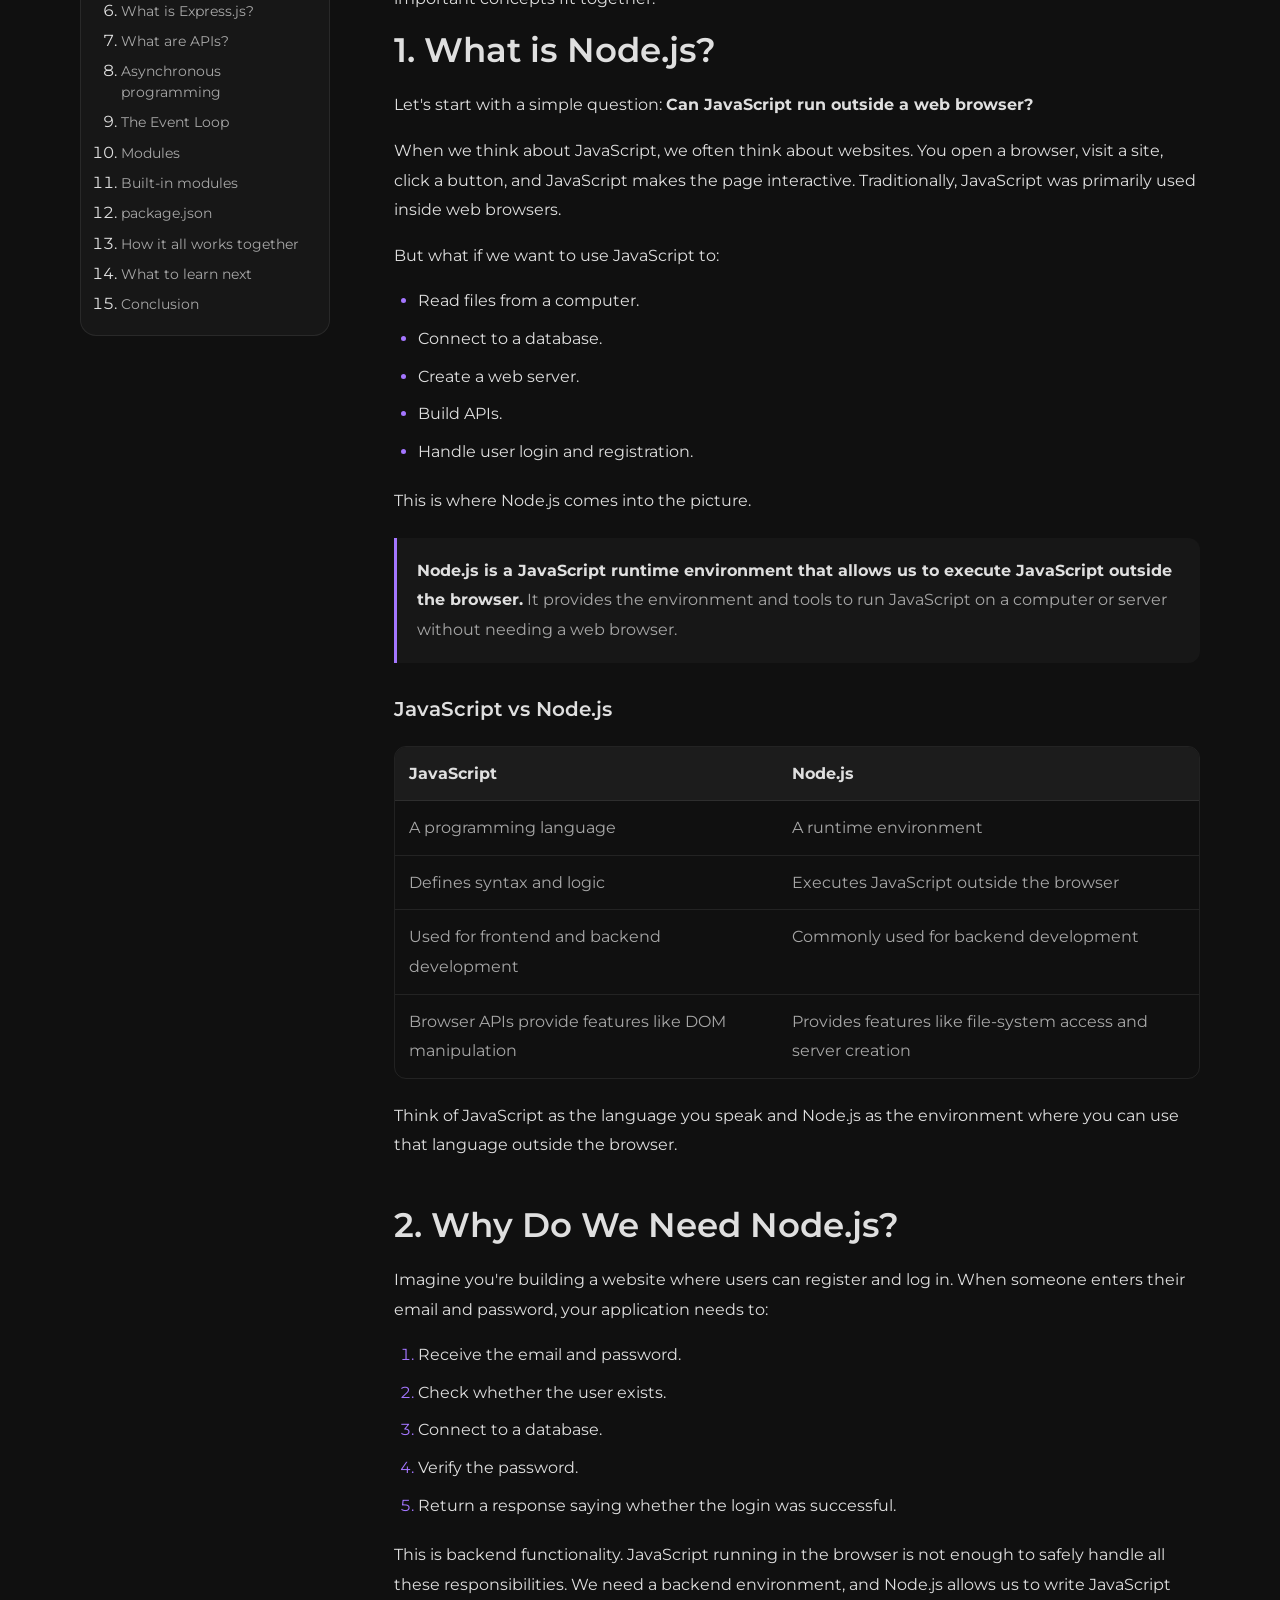
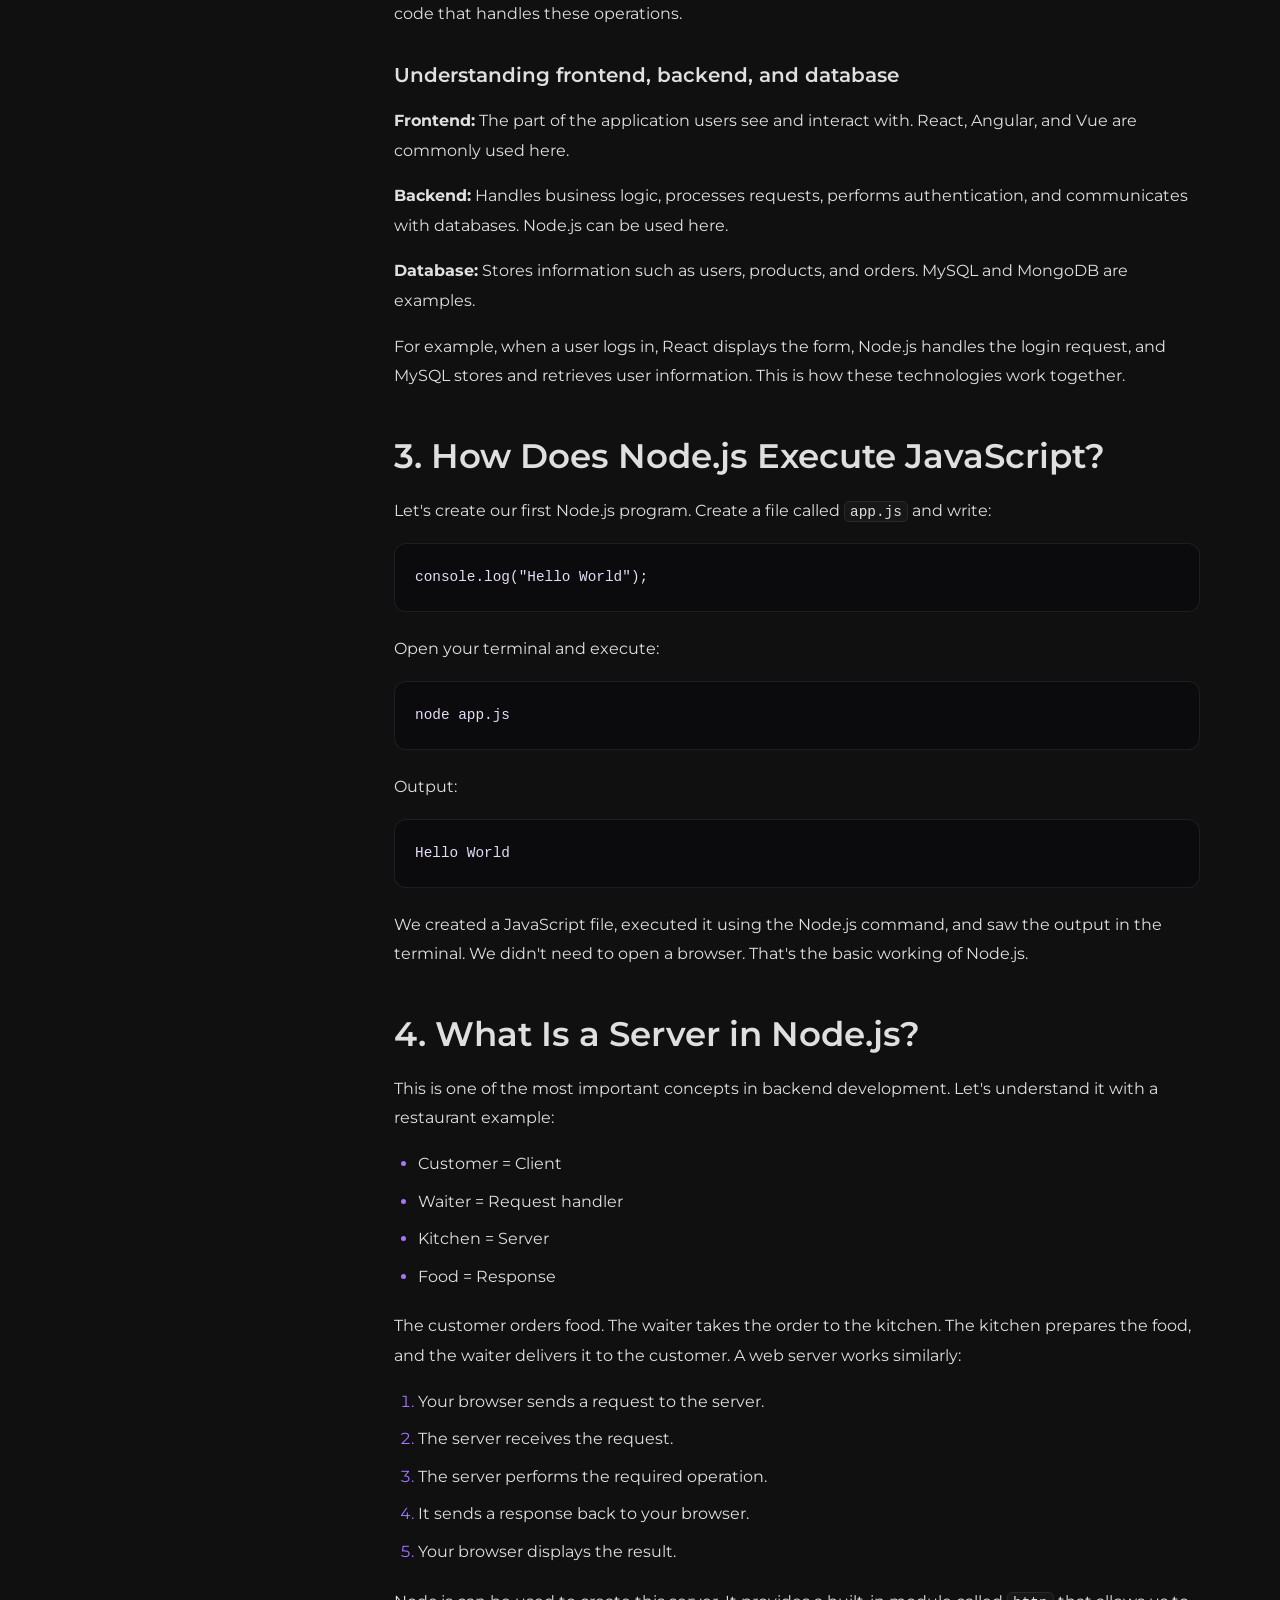
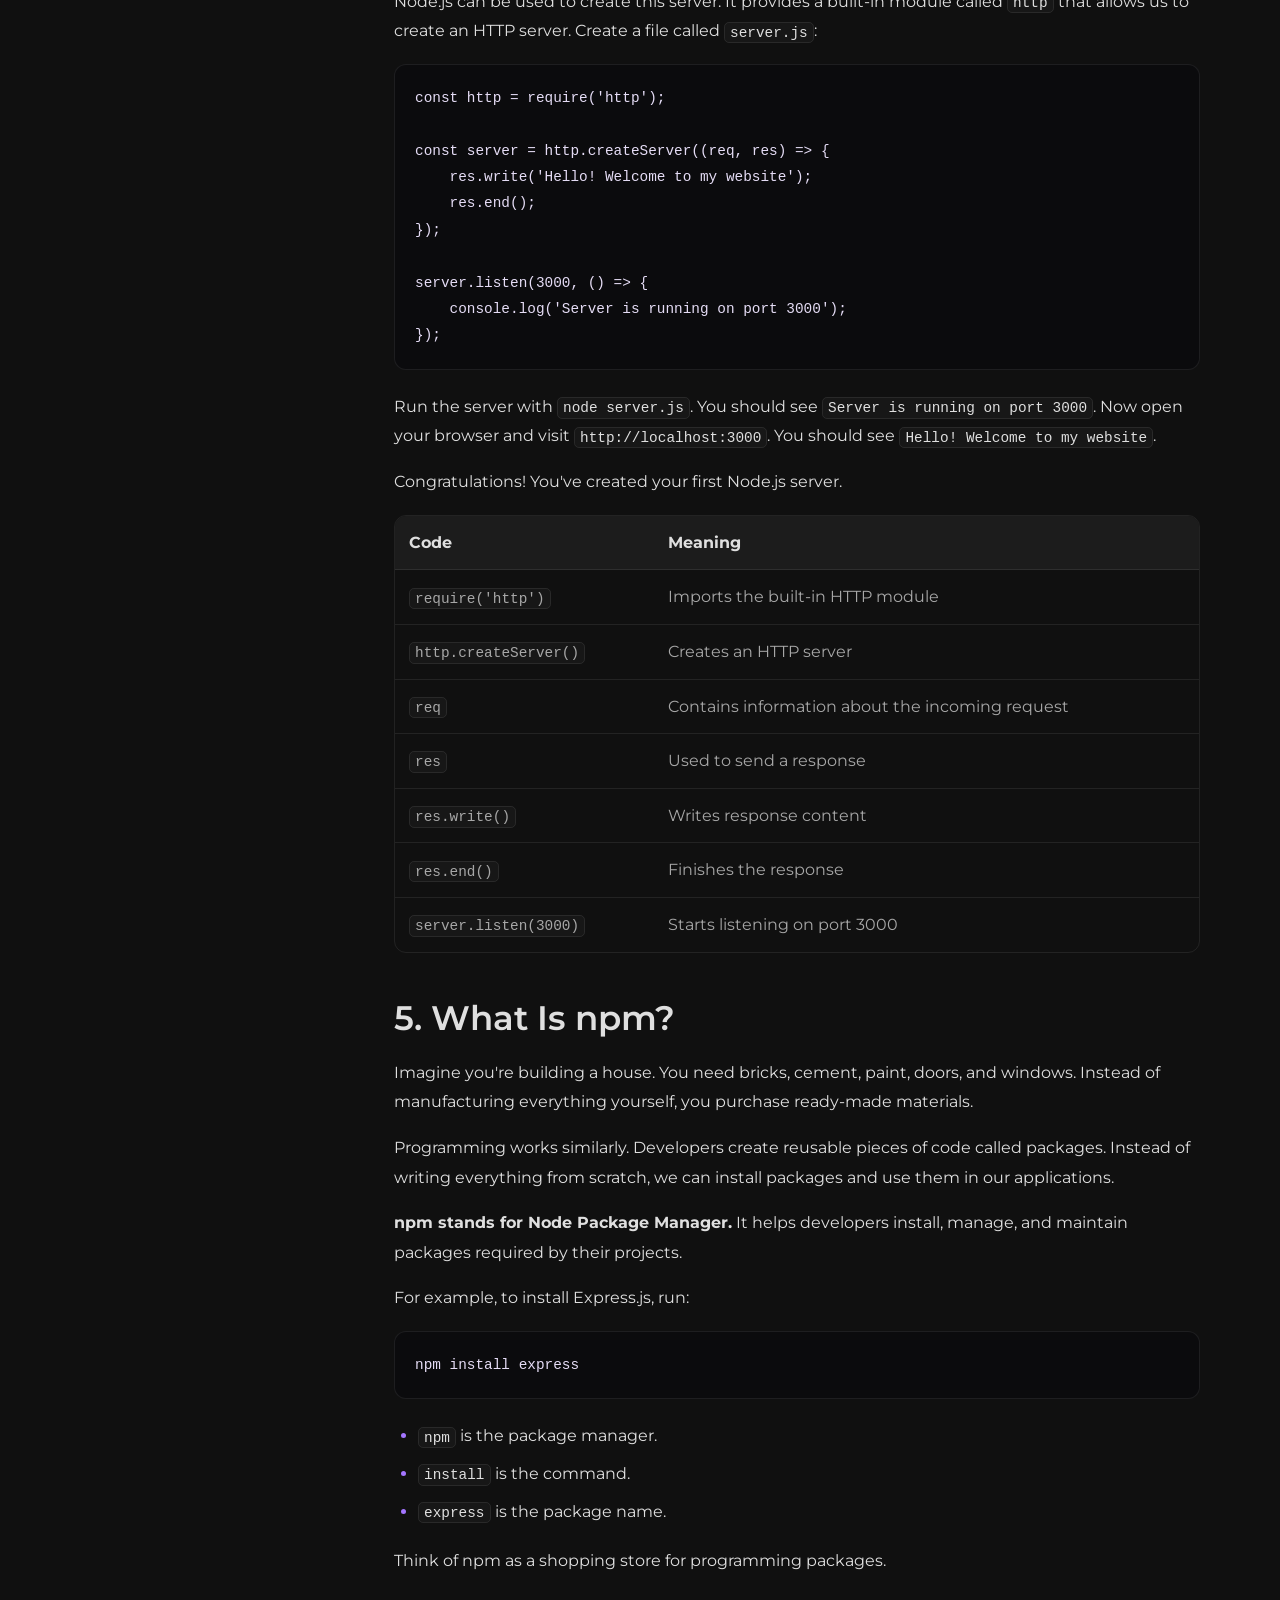
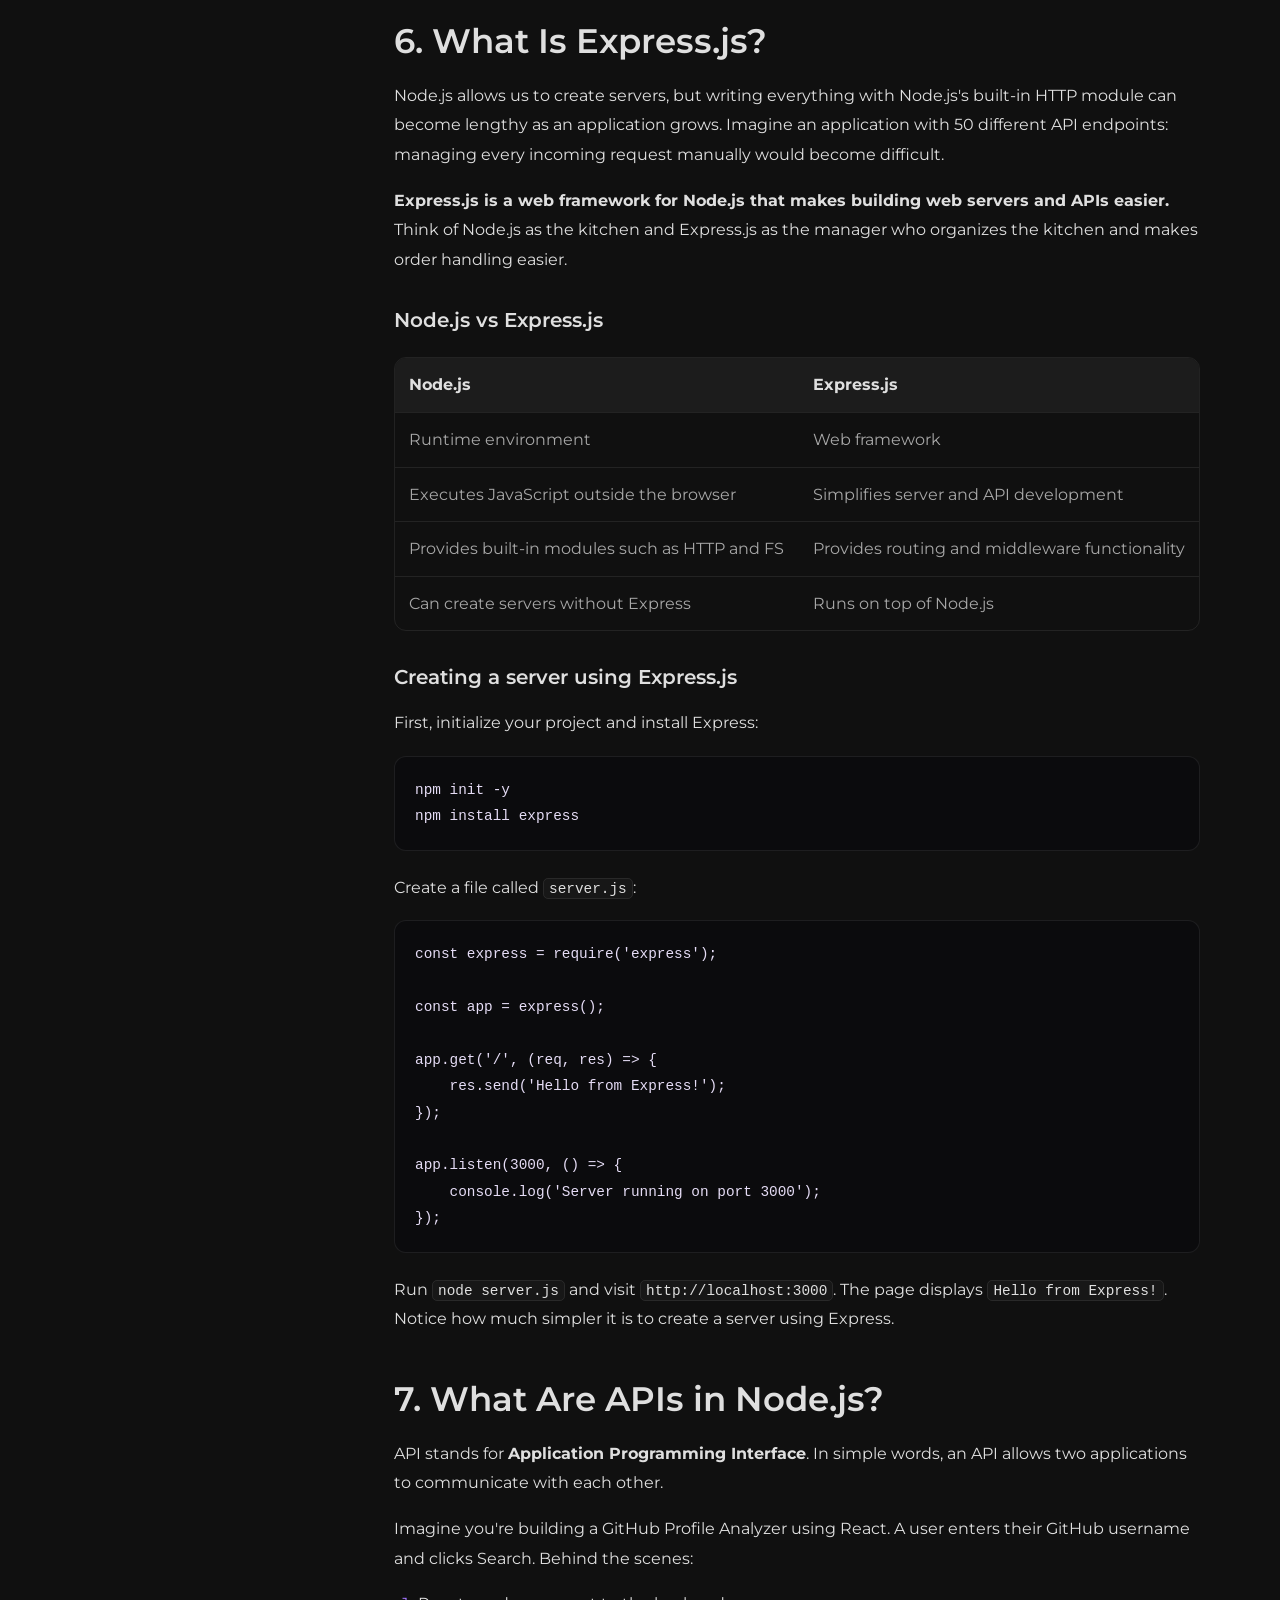
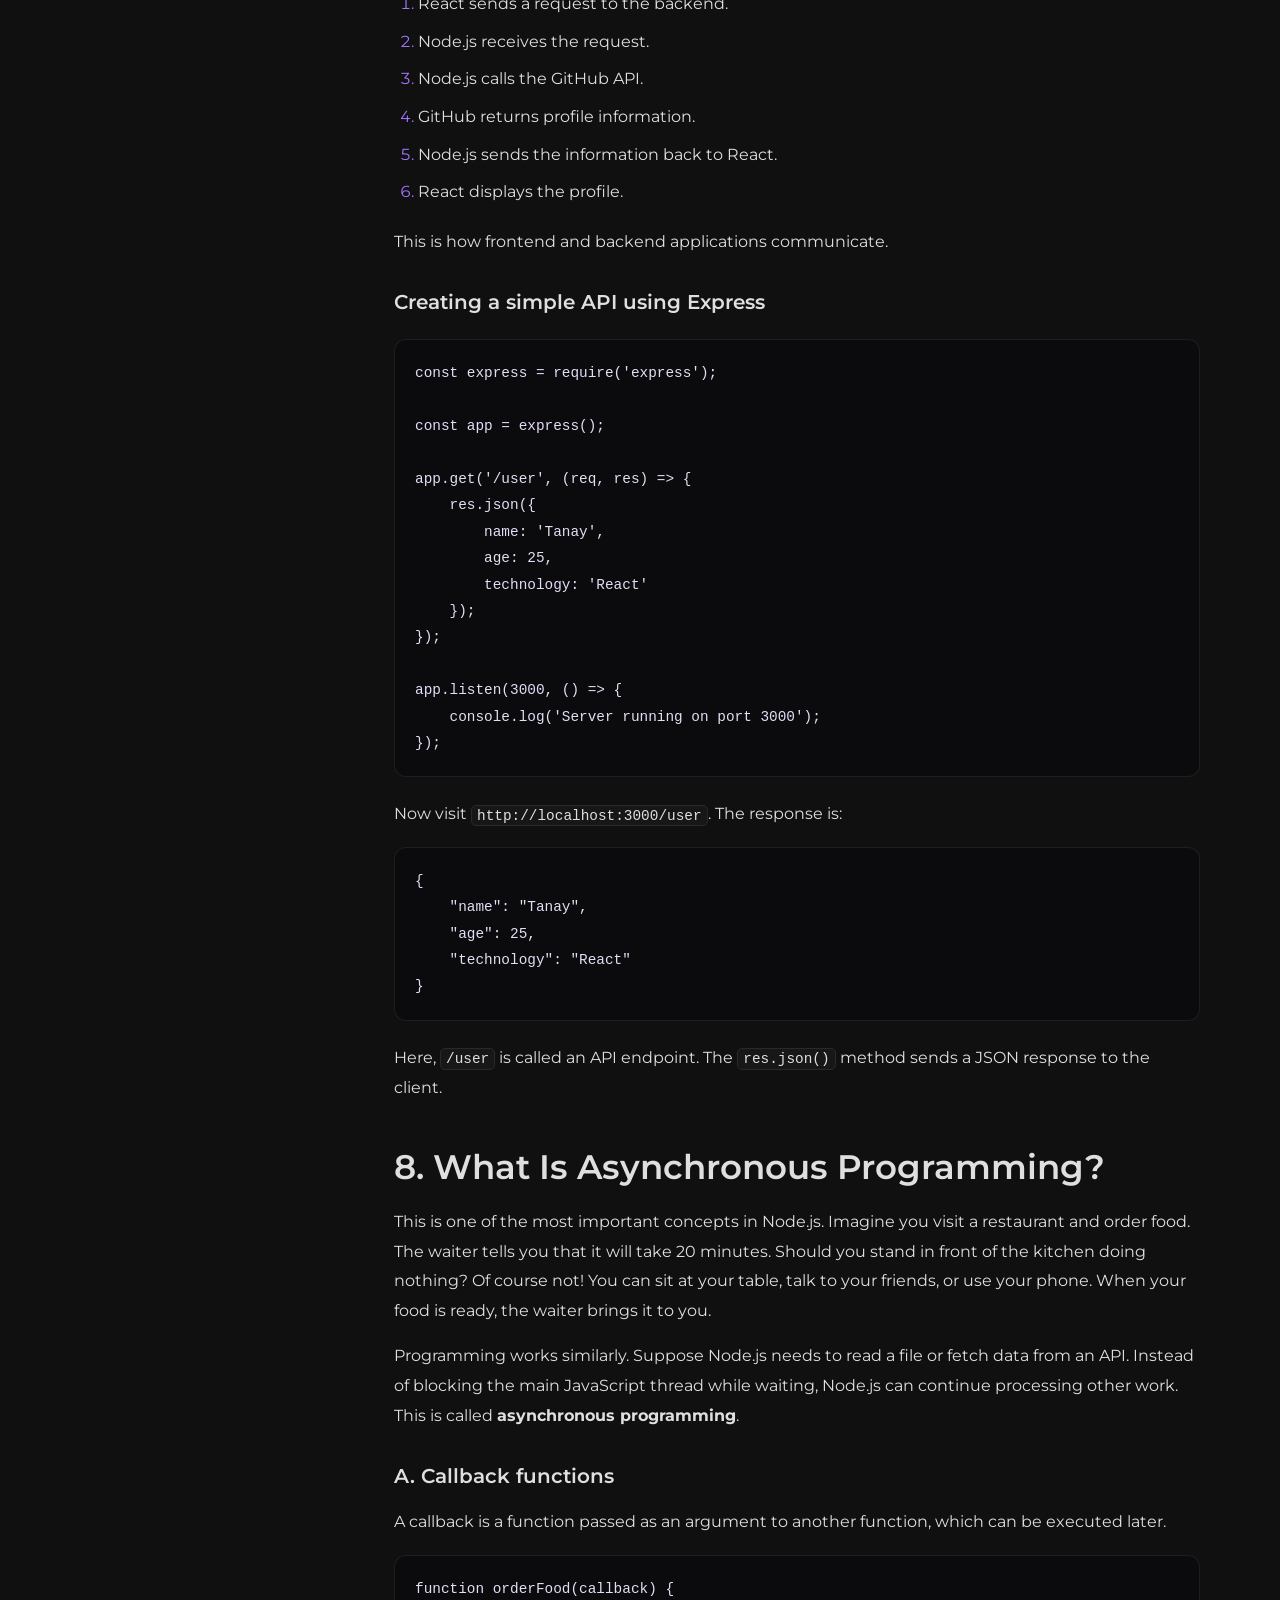
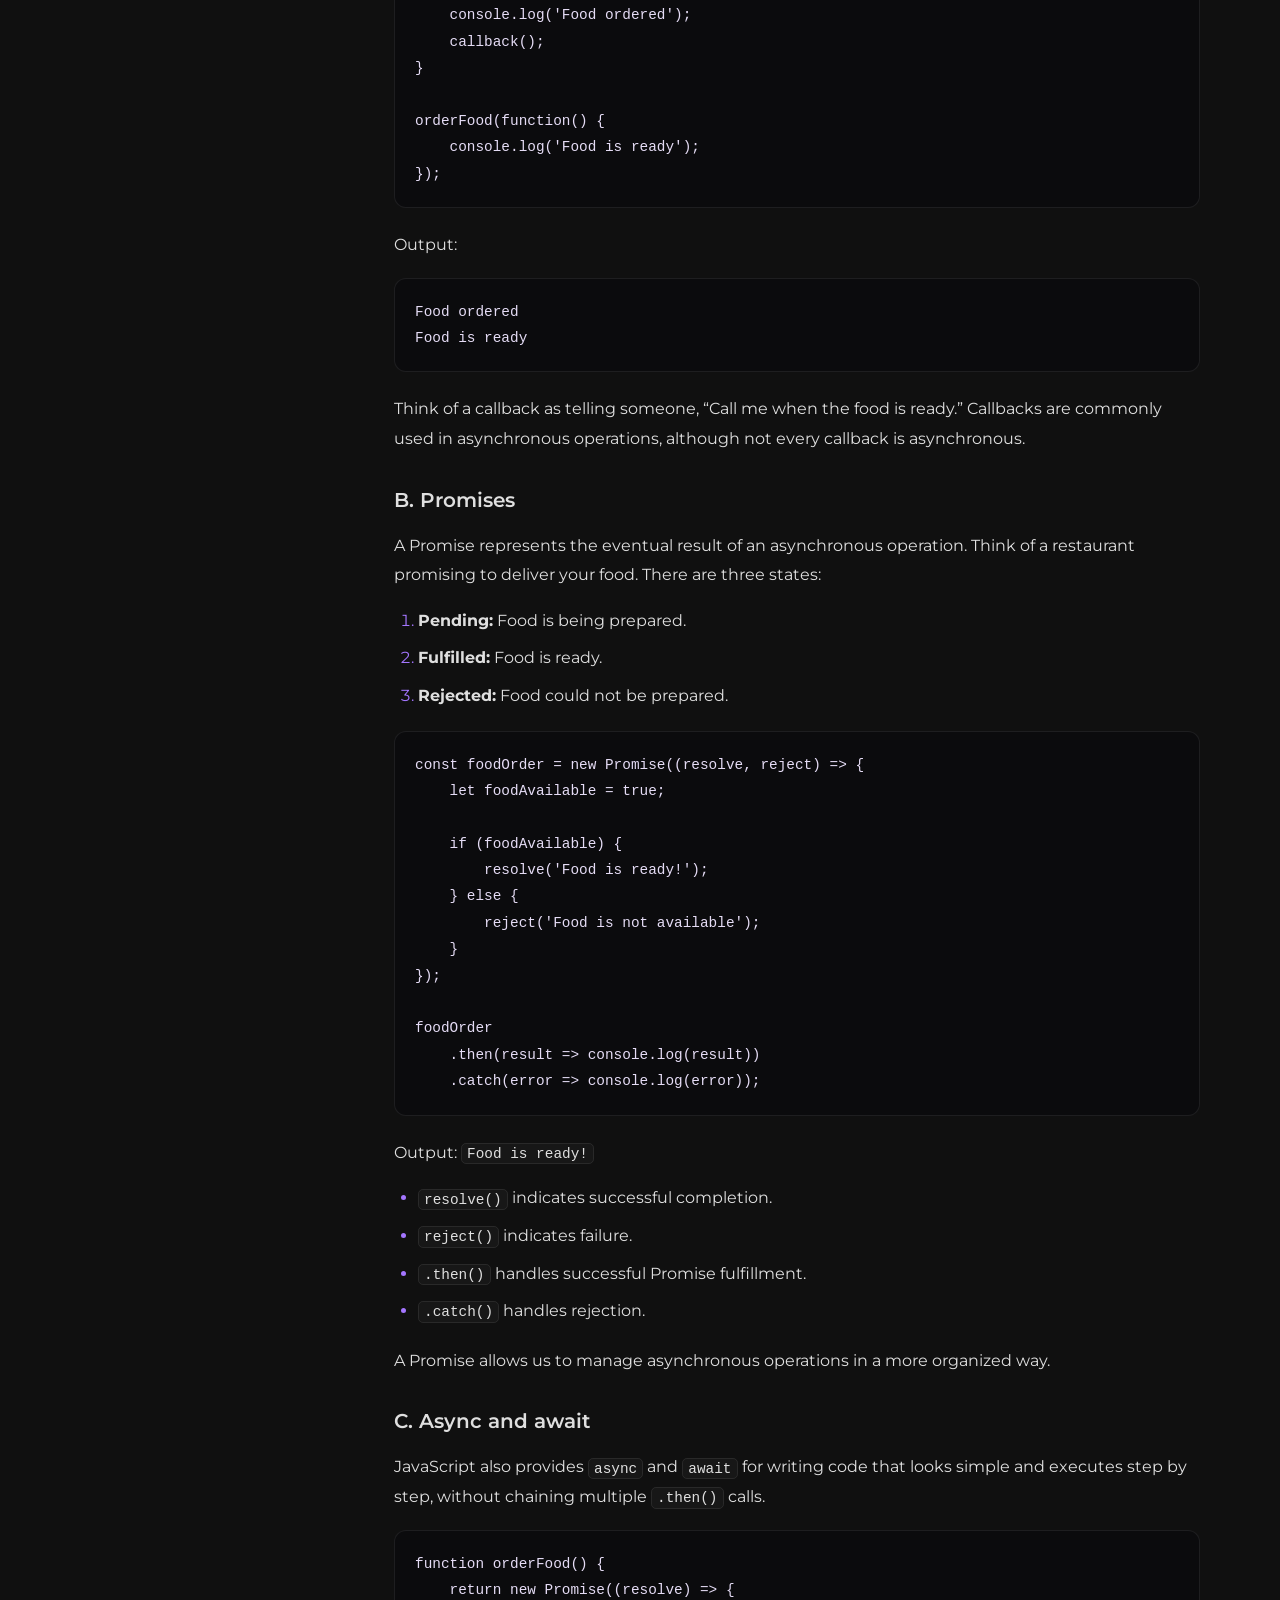
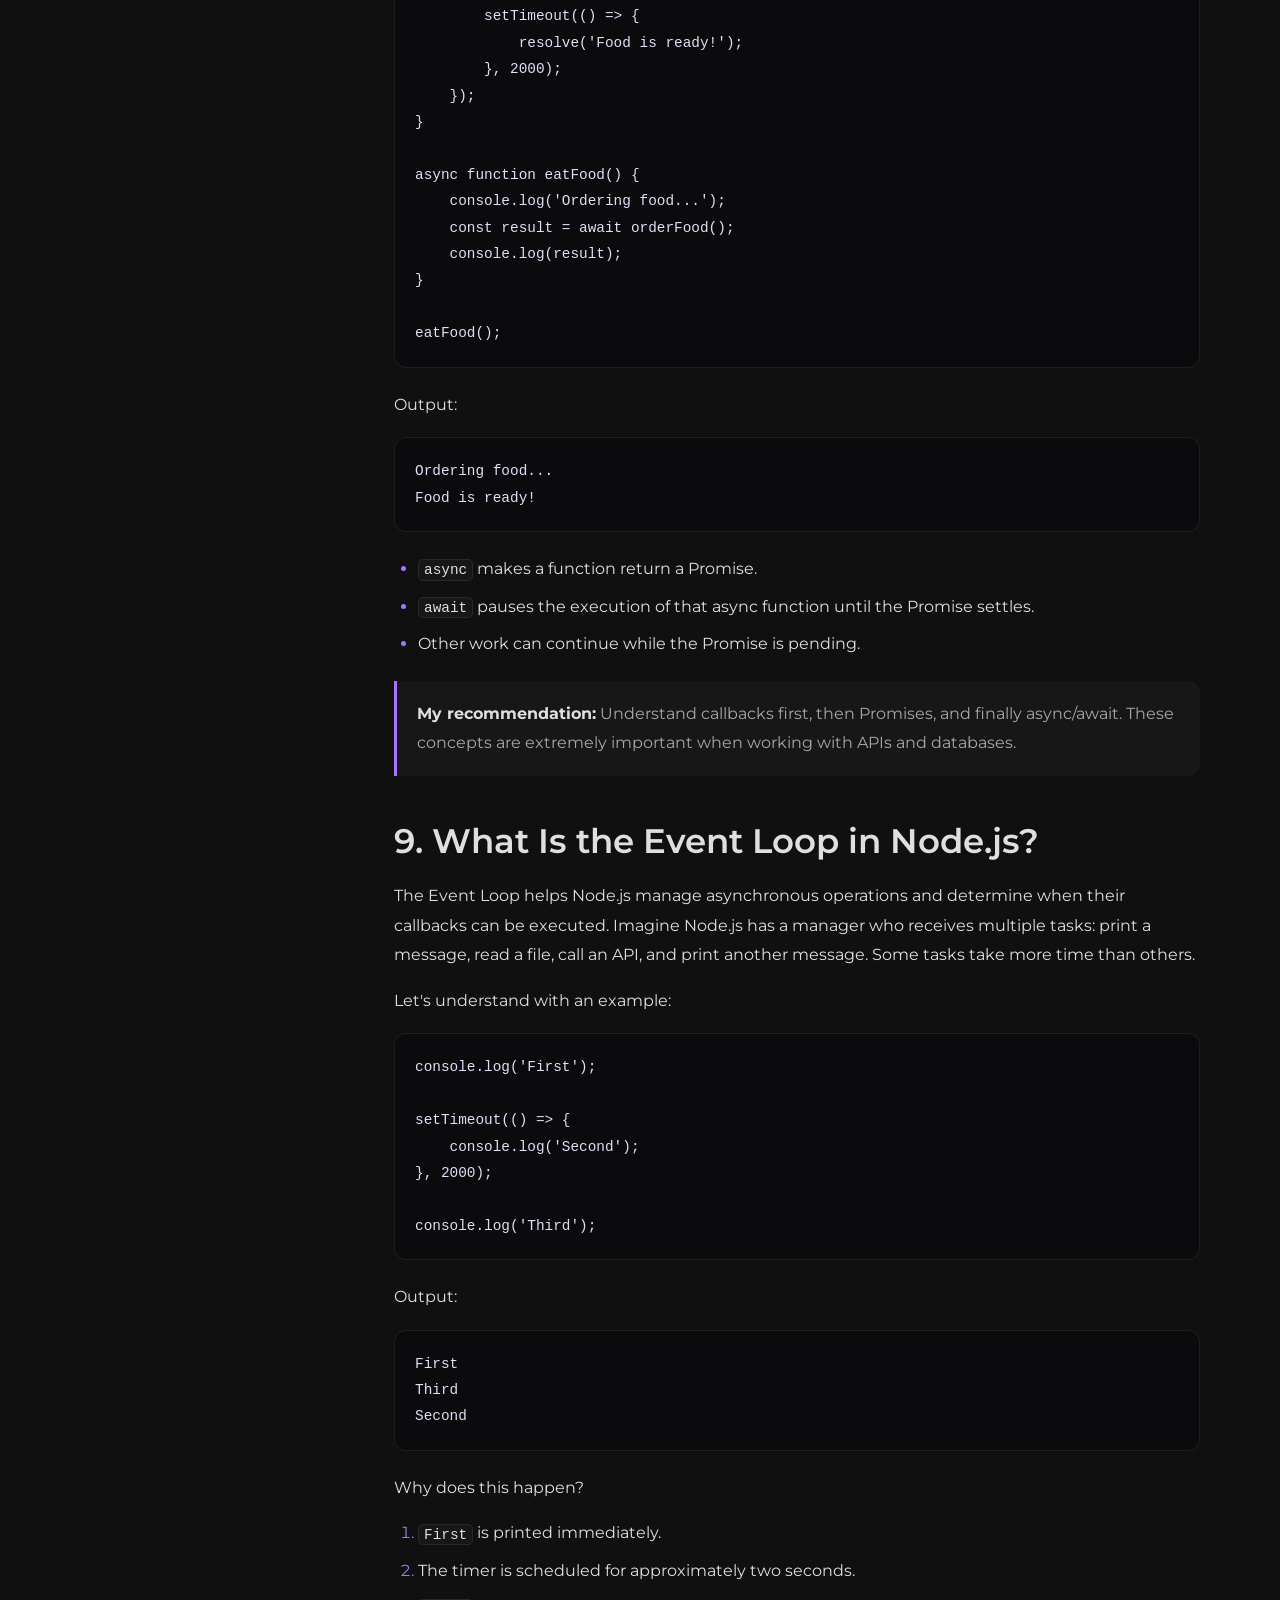
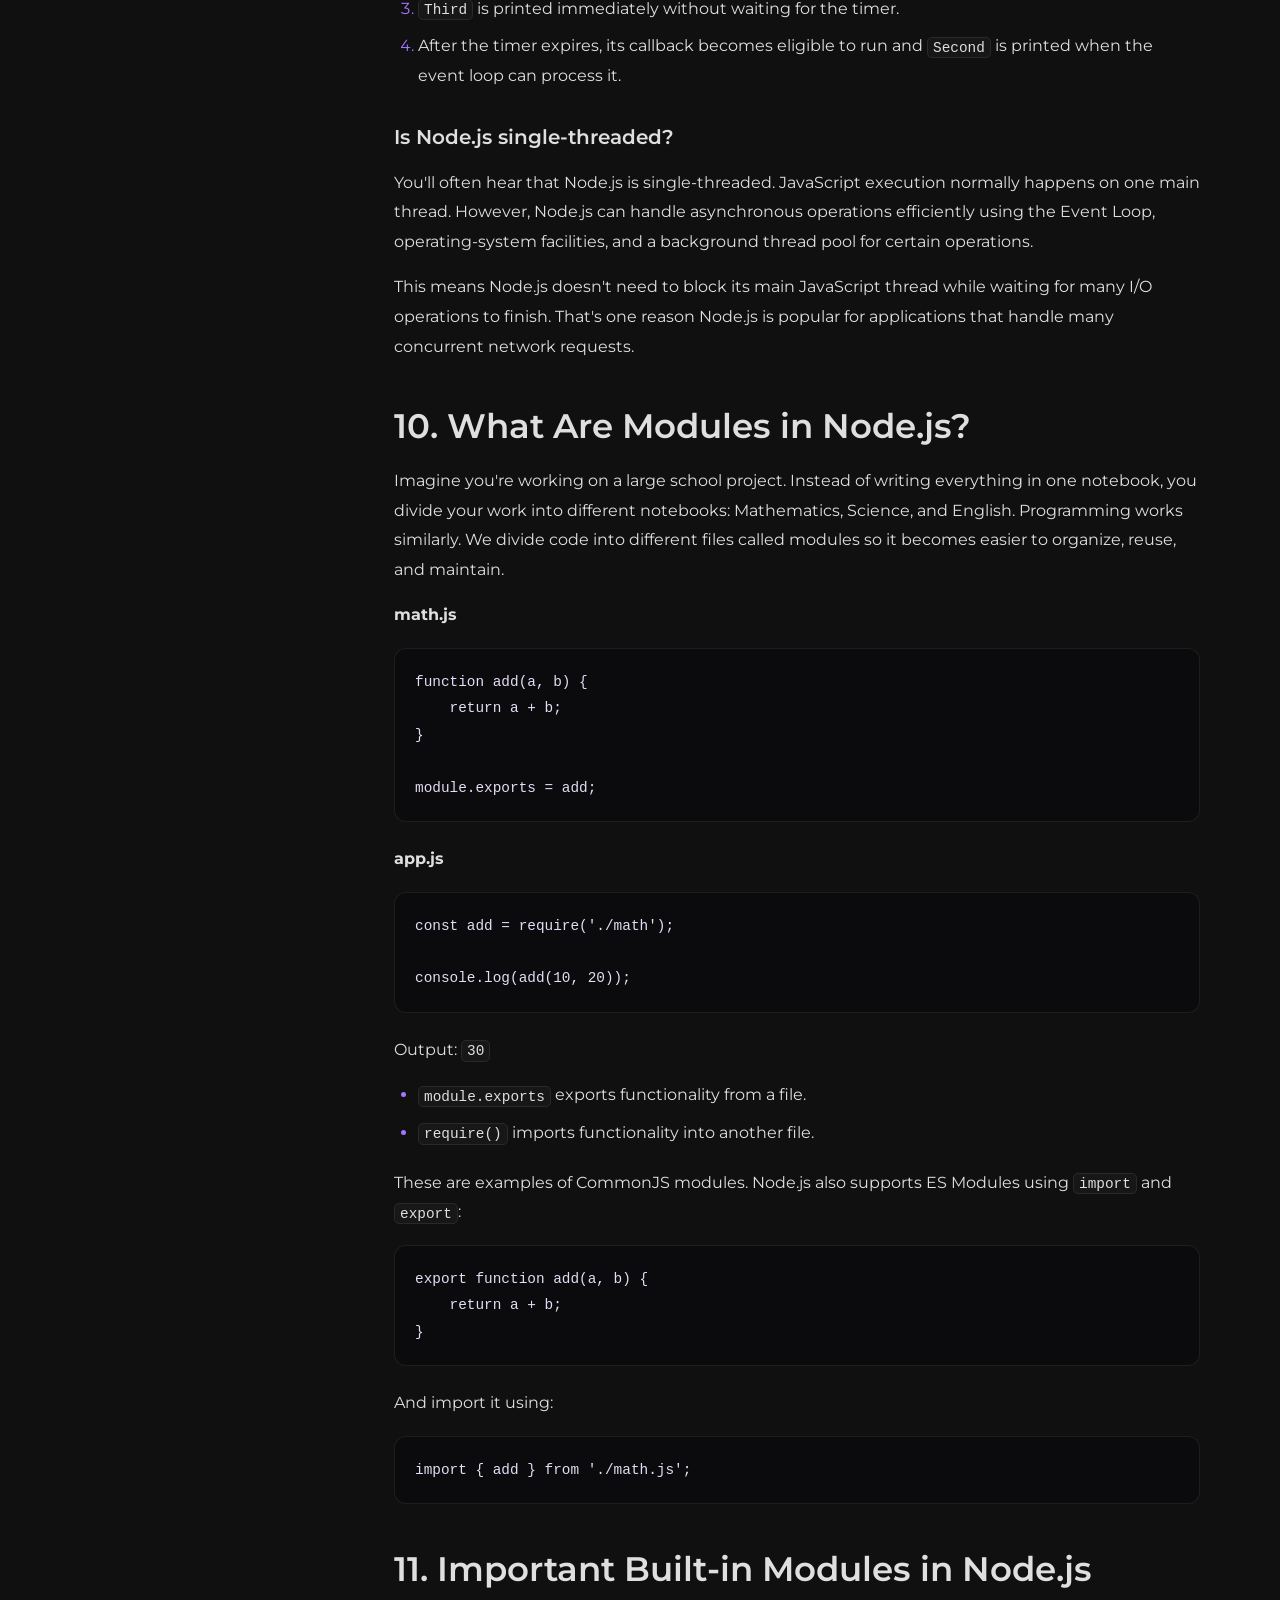
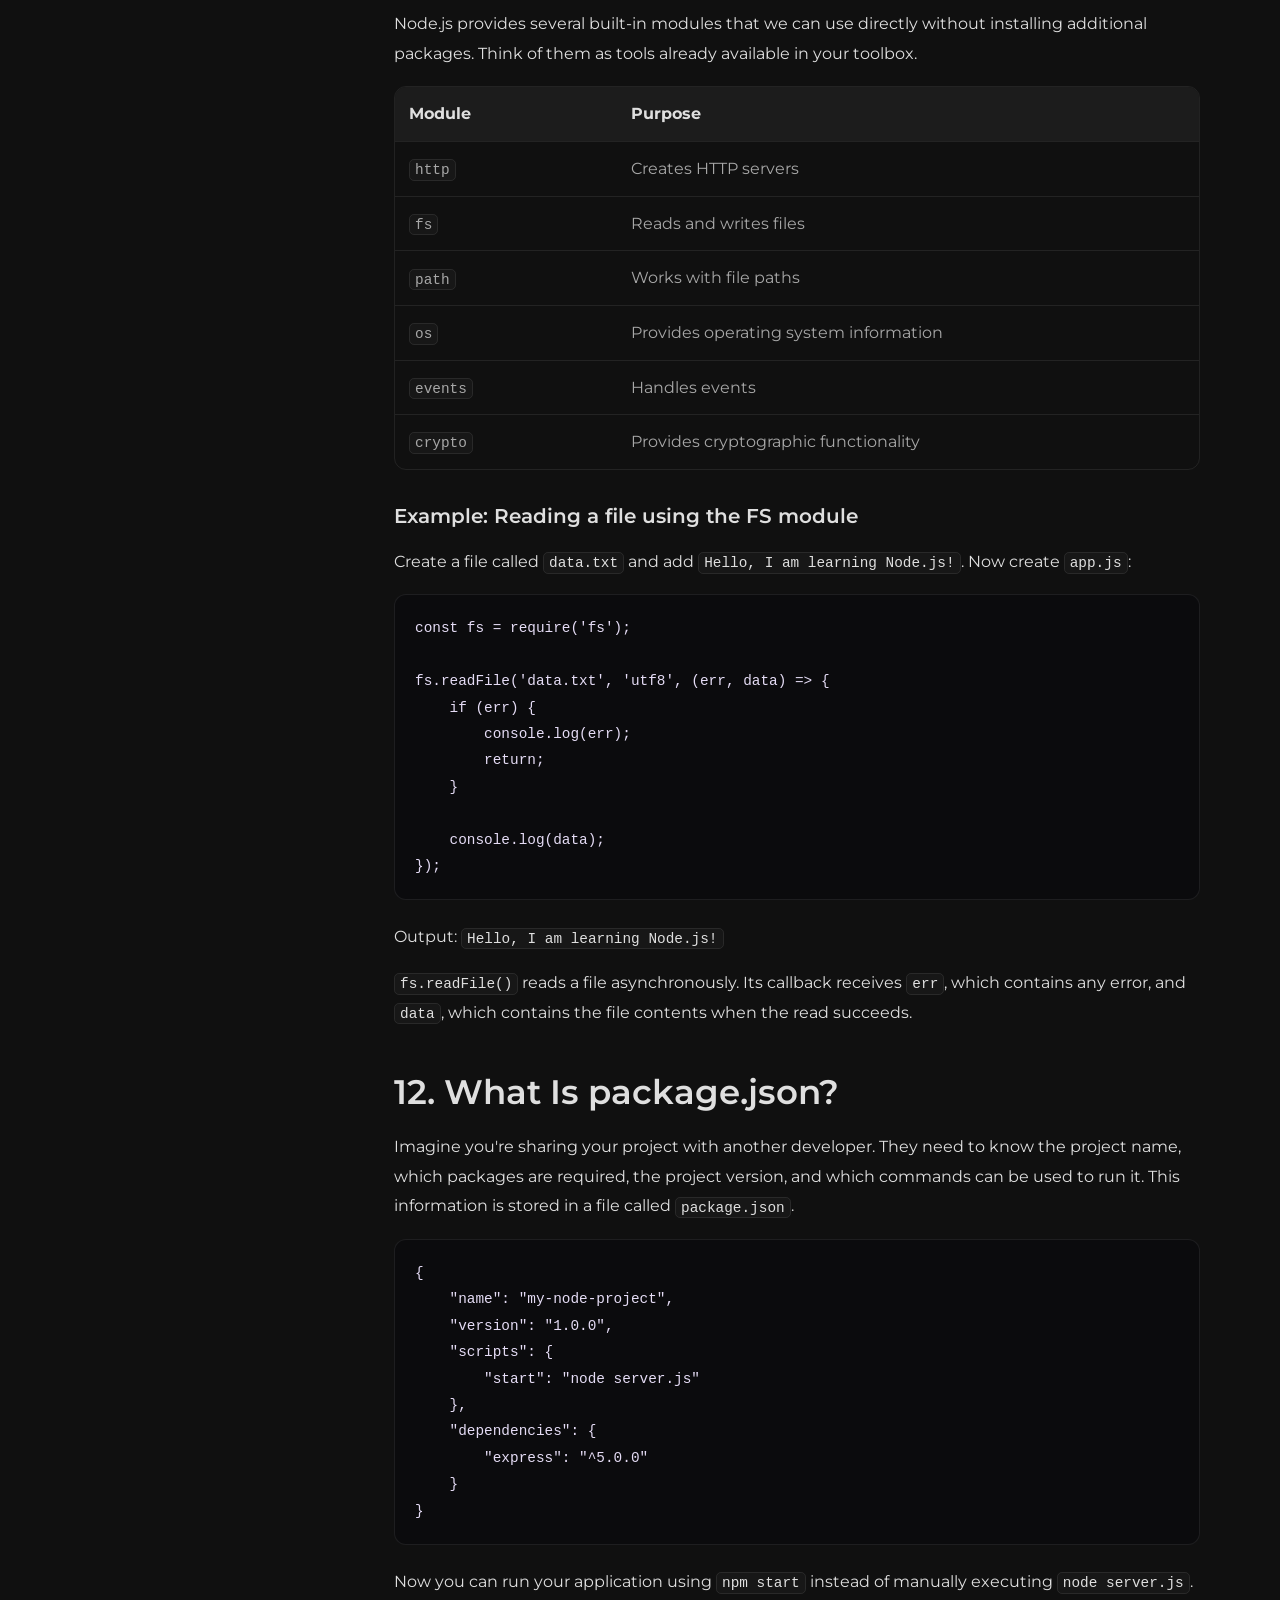
<file: blogs/nodejs-explained-for-beginners.html>
<!doctype html>
<html lang="en">
  <head>
    <meta charset="UTF-8">
    <meta name="viewport" content="width=device-width, initial-scale=1">
    <meta name="description" content="A beginner-friendly guide to Node.js, servers, Express, APIs, asynchronous programming, the Event Loop, modules, npm, and package.json.">
    <meta name="theme-color" content="#101010">
    <title>Node.js Explained for Beginners | Tanay Choudhari</title>
    <link rel="canonical" href="https://tanaychoudhari.github.io/blogs/nodejs-explained-for-beginners.html">
    <link rel="icon" type="image/png" href="../favicon.ico">
    <link rel="preload" href="../assets/fonts/montserrat-latin-wght-normal.woff2" as="font" type="font/woff2" crossorigin>
    <link rel="stylesheet" href="../assets/css/styles.css">
    <link rel="stylesheet" href="../assets/css/blogs.css">
  </head>
  <body>
    <header data-site-header></header>
    <main class="page-content article-page">
      <article class="article-shell">
        <p class="article-breadcrumb"><a href="../blogs.html">Blogs</a> / Node.js fundamentals</p>
        <header class="article-heading">
          <p class="section-kicker">Backend development · Beginner guide</p>
          <h1>Node.js Explained for Beginners: A Complete Guide from Zero to Understanding</h1>
          <p class="article-deck">New to backend development? Learn what Node.js is, why it is useful, and how servers, Express, APIs, async JavaScript, and npm fit together.</p>
          <div class="article-byline"><span class="article-avatar" aria-hidden="true">TC</span><span>By <strong>Tanay Choudhari</strong><br>Beginner-friendly guide</span></div>
        </header>
        <img class="article-banner" src="../assets/images/nodejs-explained-for-beginners.png" alt="Node.js beginner guide banner">

        <div class="article-layout">
          <nav class="article-toc" aria-label="Table of contents">
            <h2>In this article</h2>
            <ol>
              <li><a href="#what-is-node">What is Node.js?</a></li>
              <li><a href="#why-node">Why do we need Node.js?</a></li>
              <li><a href="#execute-javascript">How Node.js executes JavaScript</a></li>
              <li><a href="#server">What is a server?</a></li>
              <li><a href="#npm">What is npm?</a></li>
              <li><a href="#express">What is Express.js?</a></li>
              <li><a href="#apis">What are APIs?</a></li>
              <li><a href="#async">Asynchronous programming</a></li>
              <li><a href="#event-loop">The Event Loop</a></li>
              <li><a href="#modules">Modules</a></li>
              <li><a href="#built-in-modules">Built-in modules</a></li>
              <li><a href="#package-json">package.json</a></li>
              <li><a href="#together">How it all works together</a></li>
              <li><a href="#next">What to learn next</a></li>
              <li><a href="#conclusion">Conclusion</a></li>
            </ol>
          </nav>

          <div class="article-body">
            <p>If you've recently started learning backend development, you've probably heard about Node.js. You might also have come across terms like Express.js, npm, APIs, callbacks, Promises, and the Event Loop.</p>
            <p>Initially, all these terms can sound confusing. But don't worry! In this blog, we'll understand Node.js from scratch using simple language, real-life examples, and practical code snippets.</p>
            <p>By the end of this article, you'll understand what Node.js is, why we use it, how it works, and how its important concepts fit together.</p>

            <section id="what-is-node">
              <h2>1. What is Node.js?</h2>
              <p>Let's start with a simple question: <strong>Can JavaScript run outside a web browser?</strong></p>
              <p>When we think about JavaScript, we often think about websites. You open a browser, visit a site, click a button, and JavaScript makes the page interactive. Traditionally, JavaScript was primarily used inside web browsers.</p>
              <p>But what if we want to use JavaScript to:</p>
              <ul><li>Read files from a computer.</li><li>Connect to a database.</li><li>Create a web server.</li><li>Build APIs.</li><li>Handle user login and registration.</li></ul>
              <p>This is where Node.js comes into the picture.</p>
              <div class="article-callout"><strong>Node.js is a JavaScript runtime environment that allows us to execute JavaScript outside the browser.</strong> It provides the environment and tools to run JavaScript on a computer or server without needing a web browser.</div>
              <h3>JavaScript vs Node.js</h3>
              <div class="article-table-wrap"><table>
                <thead><tr><th>JavaScript</th><th>Node.js</th></tr></thead>
                <tbody>
                  <tr><td>A programming language</td><td>A runtime environment</td></tr>
                  <tr><td>Defines syntax and logic</td><td>Executes JavaScript outside the browser</td></tr>
                  <tr><td>Used for frontend and backend development</td><td>Commonly used for backend development</td></tr>
                  <tr><td>Browser APIs provide features like DOM manipulation</td><td>Provides features like file-system access and server creation</td></tr>
                </tbody>
              </table></div>
              <p>Think of JavaScript as the language you speak and Node.js as the environment where you can use that language outside the browser.</p>
            </section>

            <section id="why-node">
              <h2>2. Why Do We Need Node.js?</h2>
              <p>Imagine you're building a website where users can register and log in. When someone enters their email and password, your application needs to:</p>
              <ol><li>Receive the email and password.</li><li>Check whether the user exists.</li><li>Connect to a database.</li><li>Verify the password.</li><li>Return a response saying whether the login was successful.</li></ol>
              <p>This is backend functionality. JavaScript running in the browser is not enough to safely handle all these responsibilities. We need a backend environment, and Node.js allows us to write JavaScript code that handles these operations.</p>
              <h3>Understanding frontend, backend, and database</h3>
              <p><strong>Frontend:</strong> The part of the application users see and interact with. React, Angular, and Vue are commonly used here.</p>
              <p><strong>Backend:</strong> Handles business logic, processes requests, performs authentication, and communicates with databases. Node.js can be used here.</p>
              <p><strong>Database:</strong> Stores information such as users, products, and orders. MySQL and MongoDB are examples.</p>
              <p>For example, when a user logs in, React displays the form, Node.js handles the login request, and MySQL stores and retrieves user information. This is how these technologies work together.</p>
            </section>

            <section id="execute-javascript">
              <h2>3. How Does Node.js Execute JavaScript?</h2>
              <p>Let's create our first Node.js program. Create a file called <code>app.js</code> and write:</p>
              <pre><code>console.log("Hello World");</code></pre>
              <p>Open your terminal and execute:</p>
              <pre><code>node app.js</code></pre>
              <p>Output:</p>
              <pre><code>Hello World</code></pre>
              <p>We created a JavaScript file, executed it using the Node.js command, and saw the output in the terminal. We didn't need to open a browser. That's the basic working of Node.js.</p>
            </section>

            <section id="server">
              <h2>4. What Is a Server in Node.js?</h2>
              <p>This is one of the most important concepts in backend development. Let's understand it with a restaurant example:</p>
              <ul><li>Customer = Client</li><li>Waiter = Request handler</li><li>Kitchen = Server</li><li>Food = Response</li></ul>
              <p>The customer orders food. The waiter takes the order to the kitchen. The kitchen prepares the food, and the waiter delivers it to the customer. A web server works similarly:</p>
              <ol><li>Your browser sends a request to the server.</li><li>The server receives the request.</li><li>The server performs the required operation.</li><li>It sends a response back to your browser.</li><li>Your browser displays the result.</li></ol>
              <p>Node.js can be used to create this server. It provides a built-in module called <code>http</code> that allows us to create an HTTP server. Create a file called <code>server.js</code>:</p>
              <pre><code>const http = require('http');

const server = http.createServer((req, res) =&gt; {
    res.write('Hello! Welcome to my website');
    res.end();
});

server.listen(3000, () =&gt; {
    console.log('Server is running on port 3000');
});</code></pre>
              <p>Run the server with <code>node server.js</code>. You should see <code>Server is running on port 3000</code>. Now open your browser and visit <code>http://localhost:3000</code>. You should see <code>Hello! Welcome to my website</code>.</p>
              <p>Congratulations! You've created your first Node.js server.</p>
              <div class="article-table-wrap"><table>
                <thead><tr><th>Code</th><th>Meaning</th></tr></thead>
                <tbody>
                  <tr><td><code>require('http')</code></td><td>Imports the built-in HTTP module</td></tr>
                  <tr><td><code>http.createServer()</code></td><td>Creates an HTTP server</td></tr>
                  <tr><td><code>req</code></td><td>Contains information about the incoming request</td></tr>
                  <tr><td><code>res</code></td><td>Used to send a response</td></tr>
                  <tr><td><code>res.write()</code></td><td>Writes response content</td></tr>
                  <tr><td><code>res.end()</code></td><td>Finishes the response</td></tr>
                  <tr><td><code>server.listen(3000)</code></td><td>Starts listening on port 3000</td></tr>
                </tbody>
              </table></div>
            </section>

            <section id="npm">
              <h2>5. What Is npm?</h2>
              <p>Imagine you're building a house. You need bricks, cement, paint, doors, and windows. Instead of manufacturing everything yourself, you purchase ready-made materials.</p>
              <p>Programming works similarly. Developers create reusable pieces of code called packages. Instead of writing everything from scratch, we can install packages and use them in our applications.</p>
              <p><strong>npm stands for Node Package Manager.</strong> It helps developers install, manage, and maintain packages required by their projects.</p>
              <p>For example, to install Express.js, run:</p>
              <pre><code>npm install express</code></pre>
              <ul><li><code>npm</code> is the package manager.</li><li><code>install</code> is the command.</li><li><code>express</code> is the package name.</li></ul>
              <p>Think of npm as a shopping store for programming packages.</p>
            </section>

            <section id="express">
              <h2>6. What Is Express.js?</h2>
              <p>Node.js allows us to create servers, but writing everything with Node.js's built-in HTTP module can become lengthy as an application grows. Imagine an application with 50 different API endpoints: managing every incoming request manually would become difficult.</p>
              <p><strong>Express.js is a web framework for Node.js that makes building web servers and APIs easier.</strong> Think of Node.js as the kitchen and Express.js as the manager who organizes the kitchen and makes order handling easier.</p>
              <h3>Node.js vs Express.js</h3>
              <div class="article-table-wrap"><table>
                <thead><tr><th>Node.js</th><th>Express.js</th></tr></thead>
                <tbody>
                  <tr><td>Runtime environment</td><td>Web framework</td></tr>
                  <tr><td>Executes JavaScript outside the browser</td><td>Simplifies server and API development</td></tr>
                  <tr><td>Provides built-in modules such as HTTP and FS</td><td>Provides routing and middleware functionality</td></tr>
                  <tr><td>Can create servers without Express</td><td>Runs on top of Node.js</td></tr>
                </tbody>
              </table></div>
              <h3>Creating a server using Express.js</h3>
              <p>First, initialize your project and install Express:</p>
              <pre><code>npm init -y
npm install express</code></pre>
              <p>Create a file called <code>server.js</code>:</p>
              <pre><code>const express = require('express');

const app = express();

app.get('/', (req, res) =&gt; {
    res.send('Hello from Express!');
});

app.listen(3000, () =&gt; {
    console.log('Server running on port 3000');
});</code></pre>
              <p>Run <code>node server.js</code> and visit <code>http://localhost:3000</code>. The page displays <code>Hello from Express!</code>. Notice how much simpler it is to create a server using Express.</p>
            </section>

            <section id="apis">
              <h2>7. What Are APIs in Node.js?</h2>
              <p>API stands for <strong>Application Programming Interface</strong>. In simple words, an API allows two applications to communicate with each other.</p>
              <p>Imagine you're building a GitHub Profile Analyzer using React. A user enters their GitHub username and clicks Search. Behind the scenes:</p>
              <ol><li>React sends a request to the backend.</li><li>Node.js receives the request.</li><li>Node.js calls the GitHub API.</li><li>GitHub returns profile information.</li><li>Node.js sends the information back to React.</li><li>React displays the profile.</li></ol>
              <p>This is how frontend and backend applications communicate.</p>
              <h3>Creating a simple API using Express</h3>
              <pre><code>const express = require('express');

const app = express();

app.get('/user', (req, res) =&gt; {
    res.json({
        name: 'Tanay',
        age: 25,
        technology: 'React'
    });
});

app.listen(3000, () =&gt; {
    console.log('Server running on port 3000');
});</code></pre>
              <p>Now visit <code>http://localhost:3000/user</code>. The response is:</p>
              <pre><code>{
    "name": "Tanay",
    "age": 25,
    "technology": "React"
}</code></pre>
              <p>Here, <code>/user</code> is called an API endpoint. The <code>res.json()</code> method sends a JSON response to the client.</p>
            </section>

            <section id="async">
              <h2>8. What Is Asynchronous Programming?</h2>
              <p>This is one of the most important concepts in Node.js. Imagine you visit a restaurant and order food. The waiter tells you that it will take 20 minutes. Should you stand in front of the kitchen doing nothing? Of course not! You can sit at your table, talk to your friends, or use your phone. When your food is ready, the waiter brings it to you.</p>
              <p>Programming works similarly. Suppose Node.js needs to read a file or fetch data from an API. Instead of blocking the main JavaScript thread while waiting, Node.js can continue processing other work. This is called <strong>asynchronous programming</strong>.</p>
              <h3>A. Callback functions</h3>
              <p>A callback is a function passed as an argument to another function, which can be executed later.</p>
              <pre><code>function orderFood(callback) {
    console.log('Food ordered');
    callback();
}

orderFood(function() {
    console.log('Food is ready');
});</code></pre>
              <p>Output:</p>
              <pre><code>Food ordered
Food is ready</code></pre>
              <p>Think of a callback as telling someone, “Call me when the food is ready.” Callbacks are commonly used in asynchronous operations, although not every callback is asynchronous.</p>
              <h3>B. Promises</h3>
              <p>A Promise represents the eventual result of an asynchronous operation. Think of a restaurant promising to deliver your food. There are three states:</p>
              <ol><li><strong>Pending:</strong> Food is being prepared.</li><li><strong>Fulfilled:</strong> Food is ready.</li><li><strong>Rejected:</strong> Food could not be prepared.</li></ol>
              <pre><code>const foodOrder = new Promise((resolve, reject) =&gt; {
    let foodAvailable = true;

    if (foodAvailable) {
        resolve('Food is ready!');
    } else {
        reject('Food is not available');
    }
});

foodOrder
    .then(result =&gt; console.log(result))
    .catch(error =&gt; console.log(error));</code></pre>
              <p>Output: <code>Food is ready!</code></p>
              <ul><li><code>resolve()</code> indicates successful completion.</li><li><code>reject()</code> indicates failure.</li><li><code>.then()</code> handles successful Promise fulfillment.</li><li><code>.catch()</code> handles rejection.</li></ul>
              <p>A Promise allows us to manage asynchronous operations in a more organized way.</p>
              <h3>C. Async and await</h3>
              <p>JavaScript also provides <code>async</code> and <code>await</code> for writing code that looks simple and executes step by step, without chaining multiple <code>.then()</code> calls.</p>
              <pre><code>function orderFood() {
    return new Promise((resolve) =&gt; {
        setTimeout(() =&gt; {
            resolve('Food is ready!');
        }, 2000);
    });
}

async function eatFood() {
    console.log('Ordering food...');
    const result = await orderFood();
    console.log(result);
}

eatFood();</code></pre>
              <p>Output:</p>
              <pre><code>Ordering food...
Food is ready!</code></pre>
              <ul><li><code>async</code> makes a function return a Promise.</li><li><code>await</code> pauses the execution of that async function until the Promise settles.</li><li>Other work can continue while the Promise is pending.</li></ul>
              <div class="article-callout"><strong>My recommendation:</strong> Understand callbacks first, then Promises, and finally async/await. These concepts are extremely important when working with APIs and databases.</div>
            </section>

            <section id="event-loop">
              <h2>9. What Is the Event Loop in Node.js?</h2>
              <p>The Event Loop helps Node.js manage asynchronous operations and determine when their callbacks can be executed. Imagine Node.js has a manager who receives multiple tasks: print a message, read a file, call an API, and print another message. Some tasks take more time than others.</p>
              <p>Let's understand with an example:</p>
              <pre><code>console.log('First');

setTimeout(() =&gt; {
    console.log('Second');
}, 2000);

console.log('Third');</code></pre>
              <p>Output:</p>
              <pre><code>First
Third
Second</code></pre>
              <p>Why does this happen?</p>
              <ol><li><code>First</code> is printed immediately.</li><li>The timer is scheduled for approximately two seconds.</li><li><code>Third</code> is printed immediately without waiting for the timer.</li><li>After the timer expires, its callback becomes eligible to run and <code>Second</code> is printed when the event loop can process it.</li></ol>
              <h3>Is Node.js single-threaded?</h3>
              <p>You'll often hear that Node.js is single-threaded. JavaScript execution normally happens on one main thread. However, Node.js can handle asynchronous operations efficiently using the Event Loop, operating-system facilities, and a background thread pool for certain operations.</p>
              <p>This means Node.js doesn't need to block its main JavaScript thread while waiting for many I/O operations to finish. That's one reason Node.js is popular for applications that handle many concurrent network requests.</p>
            </section>

            <section id="modules">
              <h2>10. What Are Modules in Node.js?</h2>
              <p>Imagine you're working on a large school project. Instead of writing everything in one notebook, you divide your work into different notebooks: Mathematics, Science, and English. Programming works similarly. We divide code into different files called modules so it becomes easier to organize, reuse, and maintain.</p>
              <p><strong>math.js</strong></p>
              <pre><code>function add(a, b) {
    return a + b;
}

module.exports = add;</code></pre>
              <p><strong>app.js</strong></p>
              <pre><code>const add = require('./math');

console.log(add(10, 20));</code></pre>
              <p>Output: <code>30</code></p>
              <ul><li><code>module.exports</code> exports functionality from a file.</li><li><code>require()</code> imports functionality into another file.</li></ul>
              <p>These are examples of CommonJS modules. Node.js also supports ES Modules using <code>import</code> and <code>export</code>:</p>
              <pre><code>export function add(a, b) {
    return a + b;
}</code></pre>
              <p>And import it using:</p>
              <pre><code>import { add } from './math.js';</code></pre>
            </section>

            <section id="built-in-modules">
              <h2>11. Important Built-in Modules in Node.js</h2>
              <p>Node.js provides several built-in modules that we can use directly without installing additional packages. Think of them as tools already available in your toolbox.</p>
              <div class="article-table-wrap"><table>
                <thead><tr><th>Module</th><th>Purpose</th></tr></thead>
                <tbody>
                  <tr><td><code>http</code></td><td>Creates HTTP servers</td></tr>
                  <tr><td><code>fs</code></td><td>Reads and writes files</td></tr>
                  <tr><td><code>path</code></td><td>Works with file paths</td></tr>
                  <tr><td><code>os</code></td><td>Provides operating system information</td></tr>
                  <tr><td><code>events</code></td><td>Handles events</td></tr>
                  <tr><td><code>crypto</code></td><td>Provides cryptographic functionality</td></tr>
                </tbody>
              </table></div>
              <h3>Example: Reading a file using the FS module</h3>
              <p>Create a file called <code>data.txt</code> and add <code>Hello, I am learning Node.js!</code>. Now create <code>app.js</code>:</p>
              <pre><code>const fs = require('fs');

fs.readFile('data.txt', 'utf8', (err, data) =&gt; {
    if (err) {
        console.log(err);
        return;
    }

    console.log(data);
});</code></pre>
              <p>Output: <code>Hello, I am learning Node.js!</code></p>
              <p><code>fs.readFile()</code> reads a file asynchronously. Its callback receives <code>err</code>, which contains any error, and <code>data</code>, which contains the file contents when the read succeeds.</p>
            </section>

            <section id="package-json">
              <h2>12. What Is package.json?</h2>
              <p>Imagine you're sharing your project with another developer. They need to know the project name, which packages are required, the project version, and which commands can be used to run it. This information is stored in a file called <code>package.json</code>.</p>
              <pre><code>{
    "name": "my-node-project",
    "version": "1.0.0",
    "scripts": {
        "start": "node server.js"
    },
    "dependencies": {
        "express": "^5.0.0"
    }
}</code></pre>
              <p>Now you can run your application using <code>npm start</code> instead of manually executing <code>node server.js</code>.</p>
              <h3>What Is package-lock.json?</h3>
              <p><code>package-lock.json</code> records the exact dependency versions and dependency tree used during installation. It helps different developers install consistent versions of project dependencies.</p>
              <ul><li><code>package.json</code> describes your project and its dependencies.</li><li><code>package-lock.json</code> records the exact dependency resolution.</li></ul>
            </section>

            <section id="together">
              <h2>13. How Do All These Technologies Work Together?</h2>
              <p>Imagine you're building a Student Management Application. You want users to view students, add students, update student details, and delete students. You can use these technologies:</p>
              <div class="article-table-wrap"><table>
                <thead><tr><th>Technology</th><th>Responsibility</th></tr></thead>
                <tbody>
                  <tr><td>React</td><td>Displays the user interface</td></tr>
                  <tr><td>Node.js</td><td>Executes backend JavaScript</td></tr>
                  <tr><td>Express.js</td><td>Handles routes and API requests</td></tr>
                  <tr><td>MySQL</td><td>Stores student information</td></tr>
                  <tr><td>npm</td><td>Installs and manages packages</td></tr>
                </tbody>
              </table></div>
              <h3>What happens when a user clicks “View Students”?</h3>
              <ol><li>React sends a GET request to the backend.</li><li>Express receives the request through the appropriate route.</li><li>Node.js executes the backend logic.</li><li>The backend fetches student records from MySQL.</li><li>The backend sends the records as JSON.</li><li>React receives the response and displays the students.</li></ol>
              <p>This is how a typical full-stack application works.</p>
            </section>

            <section id="next">
              <h2>14. What Should You Learn Next?</h2>
              <p>If you're a beginner, I recommend following this learning path:</p>
              <ol>
                <li><strong>Node.js fundamentals:</strong> What Node.js is, installing it, running JavaScript with it, and understanding the runtime environment.</li>
                <li><strong>JavaScript concepts:</strong> Callbacks, Promises, async/await, arrow functions, and destructuring.</li>
                <li><strong>Node.js modules:</strong> CommonJS, ES Modules, require and exports, and fs, path, and http.</li>
                <li><strong>npm:</strong> Installing packages, package.json, package-lock.json, and managing dependencies.</li>
                <li><strong>Express.js:</strong> Creating a server, routing, middleware, and request and response objects.</li>
                <li><strong>REST APIs:</strong> GET, POST, PUT, PATCH, DELETE, and HTTP status codes.</li>
                <li><strong>Database connectivity:</strong> Connecting Node.js with MySQL or MongoDB, CRUD operations, and database queries.</li>
                <li><strong>Authentication and authorization:</strong> User registration and login, password hashing, JWT authentication, and role-based authorization.</li>
              </ol>
            </section>

            <section id="conclusion">
              <h2>Conclusion</h2>
              <div class="article-conclusion">
                <p>Node.js is a powerful runtime environment that allows developers to use JavaScript outside the browser. It makes backend development possible using JavaScript and provides features for building servers and APIs, handling files, and communicating with databases.</p>
                <p>When combined with Express.js, databases, and frontend frameworks like React, Node.js can be used to build complete web applications.</p>
                <p>If you're just starting, don't try to memorize every definition. Focus on understanding:</p>
                <ol><li>Why Node.js exists.</li><li>How a server works.</li><li>How requests and responses work.</li><li>How asynchronous programming works.</li><li>How Node.js and Express.js work together.</li></ol>
                <p>Once these concepts become clear, learning the remaining parts of Node.js will become much easier.</p>
                <p><strong>Happy Learning! 🚀</strong></p>
              </div>
            </section>
          </div>
        </div>
      </article>
    </main>
    <div data-site-footer></div>
    <script src="../assets/js/site-shell.js" defer></script>
    <script src="../assets/js/script.js" defer></script>
  </body>
</html>
</file>
<file: assets/css/styles.css>
@font-face {
  font-family: "Montserrat Variable";
  src: url("../fonts/montserrat-latin-wght-normal.woff2") format("woff2");
  font-weight: 100 900;
  font-style: normal;
  font-display: swap;
}

:root {
  color-scheme: dark;
  --background: #101010;
  --surface: #171717;
  --surface-raised: #1c1c1c;
  --accent: #a476ff;
  --white: #dfdfdf;
  --muted: #a7a7a7;
  --line: #ffffff14;
  --nav-background: #171717e8;
  --control-background: #1414149c;
  --control-hover: #222;
  --like-border: #ffffff50;
  --content-width: 1024px;
}

[data-theme="light"] {
  color-scheme: light;
  --background: #f7f5fb;
  --surface: #eeebf4;
  --surface-raised: #e7e2ef;
  --accent: #7042c4;
  --white: #211d29;
  --muted: #625c6d;
  --line: #211d2920;
  --nav-background: #f7f5fbe8;
  --control-background: #ffffffb8;
  --control-hover: #e9e4f0;
  --like-border: #211d2950;
}

* { box-sizing: border-box; }
html { scroll-behavior: smooth; scroll-padding-top: 6rem; }
body {
  margin: 0;
  background: var(--background);
  color: var(--white);
  font-family: "Montserrat Variable", Montserrat, sans-serif;
  -webkit-font-smoothing: antialiased;
  transition: background-color .25s ease, color .25s ease;
}
::selection { background: var(--accent); color: var(--background); }
a { color: inherit; }
button, input, textarea { font: inherit; }
button:focus-visible, a:focus-visible, input:focus-visible, textarea:focus-visible { outline: 2px solid var(--accent); outline-offset: 3px; }
.page-content { padding: 0 32px; }
.section-wrap { width: min(100%, var(--content-width)); margin-inline: auto; }
.site-nav {
  position: fixed;
  z-index: 10;
  top: 24px;
  left: 50%;
  display: flex;
  align-items: center;
  width: min(80vw, 680px);
  min-height: 58px;
  padding: 7px 12px;
  transform: translateX(-50%);
  border: 1px solid transparent;
  border-radius: 999px;
  transition: background-color .25s ease, border-color .25s ease;
}
.site-nav.scrolling { background: var(--nav-background); border-color: var(--line); backdrop-filter: blur(18px); }
.nav-brand { display: grid; width: 40px; height: 40px; flex: 0 0 auto; place-items: center; border: 1px solid var(--line); border-radius: 50%; color: var(--accent); font-size: 13px; font-weight: 700; text-decoration: none; }
.site-nav ul { display: flex; flex: 1; justify-content: center; gap: clamp(10px, 2vw, 28px); min-width: 0; margin: 0; padding: 0; list-style: none; }
.site-nav a:not(.nav-brand) { position: relative; display: flex; align-items: center; gap: 8px; padding: 8px 4px; color: var(--muted); font-size: 14px; text-decoration: none; white-space: nowrap; transition: color .2s ease; }
.site-nav a.active, .site-nav a:hover { color: var(--white); }
.theme-toggle { display: grid; width: 40px; height: 40px; flex: 0 0 auto; place-items: center; border: 1px solid var(--line); border-radius: 50%; background: var(--control-background); color: var(--white); cursor: pointer; transition: color .2s ease, background .2s ease, transform .2s ease; }
.theme-toggle:hover { transform: rotate(12deg); background: var(--control-hover); }
.theme-icon { width: 19px; height: 19px; fill: none; stroke: currentColor; stroke-linecap: round; stroke-linejoin: round; stroke-width: 1.7; }
.theme-icon-moon, [data-theme="light"] .theme-icon-sun { display: none; }
[data-theme="light"] .theme-icon-moon { display: block; }
.nav-icon { display: none; width: 19px; height: 19px; }
.nav-icon svg { width: 100%; height: 100%; fill: none; stroke: currentColor; stroke-linecap: round; stroke-linejoin: round; stroke-width: 1.6; }

.hero { padding-top: 145px; padding-bottom: 48px; }
.hero-copy { display: grid; gap: 18px; }
.eyebrow, .hero-description, .section-kicker { color: var(--muted); }
.eyebrow { margin: 0; font-size: 17px; }
.hero-heading { display: grid; grid-template-columns: minmax(270px, .92fr) 1.08fr; align-items: center; gap: 48px; }
h1 { margin: 0; font-size: clamp(56px, 7vw, 82px); font-weight: 550; line-height: .98; }
.hero-description { max-width: 520px; margin: 0; font-size: clamp(20px, 2.1vw, 27px); line-height: 1.55; }
.shimmer { color: transparent; background: linear-gradient(110deg, var(--accent) 25%, #eee5ff 50%, var(--accent) 75%); background-size: 250% auto; background-clip: text; animation: shimmer 4s linear infinite; }
@keyframes shimmer { to { background-position: -250% center; } }
.social-links { display: flex; align-items: center; gap: 10px; }
.icon-link { display: grid; width: 52px; height: 52px; place-items: center; border: 1px solid var(--line); border-radius: 12px; background: var(--control-background); color: var(--muted); transition: color .2s ease, background .2s ease, transform .2s ease; }
.icon-link:hover { transform: translateY(-2px); background: var(--control-hover); color: var(--white); }
.icon-link svg { width: 26px; height: 26px; fill: currentColor; }
.tech-marquee { position: relative; overflow: hidden; margin: 28px -32px 32px; padding: 24px 0; }
.tech-marquee::before, .tech-marquee::after { position: absolute; z-index: 1; top: 0; width: 8vw; height: 100%; content: ""; pointer-events: none; }
.tech-marquee::before { left: 0; background: linear-gradient(90deg, var(--background), transparent); }
.tech-marquee::after { right: 0; background: linear-gradient(270deg, var(--background), transparent); }
.marquee-track { display: flex; width: max-content; animation: marquee 48s linear infinite; }
.tech-list { display: flex; align-items: center; gap: 48px; padding-right: 48px; }
.tech-list span { display: flex; align-items: center; gap: 10px; color: var(--muted); font-size: 16px; white-space: nowrap; }
.tech-list img { width: 28px; height: 28px; object-fit: contain; opacity: .68; }
@keyframes marquee { to { transform: translateX(-50%); } }
.capabilities { display: grid; grid-template-columns: minmax(0, 1fr) minmax(250px, 320px); align-items: center; gap: 40px; }
.skills-panel h2 { margin: 0 0 20px; font-size: 34px; font-weight: 550; }
.skill-list { display: grid; gap: 12px; }
.skill-item { overflow: hidden; border: 1px solid var(--line); border-radius: 13px; background: var(--surface); }
.skill-toggle { display: flex; align-items: center; gap: 13px; width: 100%; min-height: 62px; padding: 14px 16px; border: 0; background: transparent; color: var(--white); text-align: left; cursor: pointer; }
.skill-toggle > span:nth-child(2) { flex: 1; font-size: 15px; }
.skill-symbol { width: 24px; color: var(--accent); font-size: 17px; font-weight: 700; text-align: center; }
.skill-symbol svg { display: block; width: 20px; height: 20px; margin-inline: auto; fill: none; stroke: currentColor; stroke-linecap: round; stroke-linejoin: round; stroke-width: 1.7; }
.chevron { width: 9px; height: 9px; border-right: 1.5px solid var(--white); border-bottom: 1.5px solid var(--white); transform: rotate(45deg) translateY(-2px); transition: transform .2s ease; }
.skill-toggle[aria-expanded="true"] .chevron { transform: rotate(225deg) translate(-2px, -1px); }
.skill-details { padding: 0 20px 16px 54px; color: var(--muted); font-size: 13px; line-height: 1.9; }
.skill-details ul { margin: 0; padding-left: 16px; }
.glitch-frame { position: relative; width: 100%; aspect-ratio: 1; overflow: hidden; background: var(--background); }
#glitch-canvas { display: block; width: 100%; height: 100%; }
.glitch-vignette { position: absolute; inset: 0; background: radial-gradient(circle, transparent 48%, var(--background) 100%); pointer-events: none; }

.content-section { padding: 44px 0 52px; border-top: 1px solid var(--line); scroll-margin-top: 100px; }
.section-kicker { margin: 0 0 7px; font-size: 17px; }
.section-title { margin: 0 0 28px; font-size: clamp(38px, 5vw, 54px); font-weight: 550; }
.journey-list { position: relative; display: grid; gap: 20px; margin: 0; padding: 0; list-style: none; }
.journey-list::before { position: absolute; top: 16px; bottom: 16px; left: 8px; width: 1px; background: var(--line); content: ""; }
.journey-item { position: relative; padding-left: 34px; }
.journey-item::before { position: absolute; top: 24px; left: 0; width: 17px; height: 17px; border: 4px solid var(--background); border-radius: 50%; background: var(--accent); box-shadow: 0 0 0 1px var(--accent); content: ""; }
.journey-card { padding: 22px 24px; border: 1px solid var(--line); border-radius: 14px; background: var(--surface); }
.journey-period { display: inline-block; margin: 0 0 12px; color: var(--accent); font-size: 13px; font-weight: 600; }
.journey-card h3 { margin: 0 0 5px; font-size: 22px; font-weight: 550; }
.journey-location { margin: 0 0 8px; color: var(--muted); font-size: 13px; }
.journey-position { margin: 0 0 12px; color: var(--white); font-size: 16px; }
.journey-description { margin: 0; color: var(--muted); line-height: 1.8; }
.journey-highlights { display: grid; gap: 9px; margin: 14px 0 0; padding-left: 20px; color: var(--muted); line-height: 1.75; }
.journey-highlights li::marker { color: var(--accent); }
.all-projects { display: flex; justify-content: center; align-items: center; gap: 10px; min-height: 52px; margin-top: 30px; border: 1px solid var(--line); border-radius: 999px; background: var(--control-background); color: var(--muted); text-decoration: none; transition: color .2s ease, background .2s ease; }
.all-projects:hover { background: var(--control-hover); color: var(--white); }
.all-projects svg { width: 22px; height: 22px; fill: currentColor; }
.education-grid { display: grid; grid-template-columns: repeat(2, minmax(0, 1fr)); gap: 20px; }
.education-card { padding: 22px 24px; border: 1px solid var(--line); border-radius: 14px; background: var(--surface); }
.education-period { display: inline-block; margin: 0 0 12px; color: var(--accent); font-size: 13px; font-weight: 600; }
.education-card h3 { margin: 0 0 8px; font-size: 21px; font-weight: 550; }
.education-institution { margin: 0 0 5px; color: var(--white); }
.education-location, .education-description { color: var(--muted); }
.education-location { margin: 0 0 12px; font-size: 13px; }
.education-description { margin: 0; line-height: 1.8; }
.languages-list { margin: 0; color: var(--muted); line-height: 1.8; }
.resume-contact-grid { display: grid; grid-template-columns: repeat(2, minmax(0, 1fr)); gap: 40px; }
#resume { scroll-margin-top: 100px; }
.contact-copy { color: var(--muted); line-height: 1.8; }
.contact-copy p { margin: 0 0 14px; }
.contact-copy span, .contact-copy a { color: var(--white); }
.contact-copy a { text-decoration-color: var(--accent); text-underline-offset: 4px; }

.site-footer { padding: 38px 0 28px; border-top: 1px solid var(--line); }
.footer-grid { display: grid; grid-template-columns: 1fr 1fr 1fr; align-items: start; gap: 28px; }
.footer-social { display: flex; flex-direction: column; align-items: flex-start; gap: 24px; }
.footer-tech { display: grid; gap: 12px; padding: 8px 0; }
.footer-tech p { margin: 0; color: var(--muted); font-size: 13px; }
.footer-tech span { margin-left: 7px; color: var(--white); }
.footer-music iframe { display: block; width: 100%; height: 152px; border: 0; border-radius: 12px; }
.like-button { display: flex; align-items: center; gap: 10px; min-height: 43px; padding: 8px 14px; border: 1px solid var(--like-border); border-radius: 999px; background: transparent; color: var(--white); cursor: pointer; transition: border-color .2s ease, color .2s ease, transform .2s ease; }
.like-button:hover { border-color: var(--white); transform: scale(1.03); }
.like-button svg { width: 20px; height: 20px; fill: currentColor; color: var(--muted); }
.like-button[aria-pressed="true"] { border-color: var(--accent); }
.like-button[aria-pressed="true"] svg { color: var(--accent); }
.like-button.pulse svg { animation: heart-pulse .6s ease-in-out; }
@keyframes heart-pulse { 25% { transform: scale(1.15); } 50% { transform: scale(1); } 75% { transform: scale(1.08); } }
.copyright { margin: 34px 0 0; padding-top: 23px; border-top: 1px solid var(--line); color: var(--muted); font-size: 12px; line-height: 1.9; text-align: center; }
.copyright a { transition: color .2s ease; }
.copyright a:hover { color: var(--white); }

@media (min-width: 1200px) { .hero { padding-top: 170px; padding-bottom: 64px; } }
@media (max-width: 760px) {
  html { scroll-padding-top: 20px; }
  .page-content { padding-inline: 22px; }
  .site-nav { top: auto; bottom: 0; width: 100%; min-height: 68px; padding: 7px 16px max(7px, env(safe-area-inset-bottom)); border-color: var(--line); border-radius: 16px 16px 0 0; background: var(--nav-background); backdrop-filter: blur(18px); }
  .site-nav.scrolling { border-radius: 16px 16px 0 0; }
  .nav-brand { display: none; }
  .site-nav ul { justify-content: space-around; gap: 0; }
  .site-nav li { flex: 1; }
  .site-nav a:not(.nav-brand) { flex-direction: column; justify-content: center; gap: 2px; padding: 3px; font-size: 11px; }
  .site-nav a.active::before { display: none; }
  .nav-icon { display: block; }
  .theme-toggle { width: 38px; height: 38px; margin-left: 8px; }
  .hero { padding-top: 100px; padding-bottom: 38px; }
  .hero-heading { grid-template-columns: 1fr; gap: 20px; }
  h1 { font-size: clamp(56px, 13vw, 76px); }
  .hero-description { max-width: 600px; font-size: 20px; }
  .tech-marquee { margin-inline: -22px; }
  .tech-list { gap: 32px; padding-right: 32px; }
  .tech-list span { font-size: 14px; }
  .tech-list img { width: 25px; height: 25px; }
  .capabilities { grid-template-columns: 1fr; gap: 22px; }
  .skills-panel h2 { font-size: 30px; }
  .glitch-frame { width: min(100%, 300px); justify-self: center; }
  .content-section { padding-block: 36px 42px; scroll-margin-top: 16px; }
  .education-grid { grid-template-columns: 1fr; }
  .resume-contact-grid { grid-template-columns: 1fr; gap: 22px; }
  #resume { scroll-margin-top: 16px; }
  .footer-grid { grid-template-columns: 1fr 1fr; }
  .footer-music { grid-column: 1 / -1; }
  body { padding-bottom: calc(68px + env(safe-area-inset-bottom)); }
}
@media (max-width: 480px) {
  .page-content { padding-inline: 18px; }
  .site-nav { padding-inline: 8px; }
  .site-nav a:not(.nav-brand) { font-size: 10px; }
  .hero { padding-top: 92px; }
  .eyebrow { font-size: 15px; }
  .hero-description { font-size: 18px; }
  .tech-marquee { margin-inline: -18px; }
  .journey-item { padding-left: 28px; }
  .journey-card { padding: 18px; }
  .footer-grid { grid-template-columns: 1fr; }
  .footer-social { align-items: center; }
  .footer-tech { justify-self: center; }
  .footer-music { grid-column: auto; }
}
@media (prefers-reduced-motion: reduce) {
  *, *::before, *::after { scroll-behavior: auto !important; animation-duration: .01ms !important; animation-iteration-count: 1 !important; transition-duration: .01ms !important; }
}
</file>
<file: assets/css/blogs.css>
.blog-page {
  padding-top: 145px;
  padding-bottom: 48px;
}

.blog-library {
  padding-bottom: 52px;
}

.blog-library .section-title {
  margin-bottom: 30px;
}

.blog-grid {
  display: grid;
  grid-template-columns: repeat(3, minmax(0, 1fr));
  gap: 22px;
}

.blog-card {
  overflow: hidden;
  border: 1px solid var(--line);
  border-radius: 18px;
  background: var(--surface);
  color: var(--white);
  text-decoration: none;
  transition: transform .2s ease, border-color .2s ease;
}

.blog-card:hover {
  transform: translateY(-4px);
  border-color: var(--accent);
}

.blog-card:focus-visible {
  outline: 2px solid var(--accent);
  outline-offset: 4px;
}

.blog-card-banner {
  display: block;
  width: 100%;
  aspect-ratio: 16 / 9;
  object-fit: cover;
}

.blog-card h2 {
  margin: 0;
  padding: 18px 20px 20px;
  font-size: 1.15rem;
  line-height: 1.5;
}

.article-page {
  padding-top: 145px;
  padding-bottom: 56px;
}

.article-shell {
  width: min(100%, 1120px);
  margin-inline: auto;
}

.article-breadcrumb {
  margin: 0 0 18px;
  color: var(--muted);
  font-size: .9rem;
}

.article-breadcrumb a {
  color: var(--white);
  text-underline-offset: 4px;
}

.article-heading {
  max-width: 900px;
  margin-bottom: 30px;
}

.article-heading h1 {
  margin: 0 0 18px;
  font-size: clamp(2.5rem, 6vw, 4.5rem);
  font-weight: 600;
  line-height: 1.08;
}

.article-deck {
  max-width: 760px;
  margin: 0;
  color: var(--muted);
  font-size: clamp(1.05rem, 2vw, 1.25rem);
  line-height: 1.8;
}

.article-byline {
  display: flex;
  align-items: center;
  gap: 12px;
  margin-top: 24px;
  color: var(--muted);
  font-size: .9rem;
}

.article-avatar {
  display: grid;
  width: 42px;
  height: 42px;
  place-items: center;
  border-radius: 50%;
  background: linear-gradient(135deg, #d9c2ff, var(--accent));
  color: #111;
  font-weight: 800;
}

.article-banner {
  display: block;
  width: 100%;
  height: auto;
  margin-bottom: 38px;
  border: 1px solid var(--line);
  border-radius: 20px;
  object-fit: contain;
}

.article-layout {
  display: grid;
  grid-template-columns: minmax(0, 250px) minmax(0, 1fr);
  gap: clamp(28px, 5vw, 64px);
  align-items: start;
}

.article-toc {
  position: sticky;
  top: 28px;
  max-height: calc(100vh - 56px);
  overflow: auto;
  padding: 20px;
  border: 1px solid var(--line);
  border-radius: 16px;
  background: var(--surface);
}

.article-toc h2 {
  margin: 0 0 14px;
  font-size: 1rem;
}

.article-toc ol {
  display: grid;
  gap: 10px;
  margin: 0;
  padding-left: 20px;
}

.article-toc a {
  color: var(--muted);
  font-size: .85rem;
  line-height: 1.5;
  text-decoration: none;
}

.article-toc a:hover {
  color: var(--white);
}

.article-body {
  min-width: 0;
  color: var(--white);
  font-size: 1rem;
  line-height: 1.85;
}

.article-body section {
  margin: 0 0 44px;
  scroll-margin-top: 28px;
}

.article-body h2 {
  margin: 0 0 18px;
  font-size: clamp(1.65rem, 3vw, 2.15rem);
  font-weight: 600;
  line-height: 1.25;
}

.article-body h3 {
  margin: 28px 0 12px;
  font-size: 1.25rem;
  font-weight: 600;
}

.article-body p {
  margin: 0 0 16px;
}

.article-body ul,
.article-body ol {
  display: grid;
  gap: 8px;
  margin: 12px 0 20px;
  padding-left: 24px;
}

.article-body li::marker {
  color: var(--accent);
}

.article-body strong {
  color: var(--white);
}

.article-body code {
  padding: .12em .35em;
  border: 1px solid var(--line);
  border-radius: 5px;
  background: var(--surface);
  font-family: Consolas, "Courier New", monospace;
  font-size: .9em;
}

.article-body pre {
  overflow-x: auto;
  margin: 18px 0 22px;
  padding: 20px;
  border: 1px solid var(--line);
  border-radius: 12px;
  background: #0b0b0d;
  line-height: 1.65;
  tab-size: 4;
}

.article-body pre code {
  padding: 0;
  border: 0;
  background: none;
  color: #e5dcf5;
  font-size: .9rem;
  white-space: pre;
}

.article-table-wrap {
  overflow-x: auto;
  margin: 18px 0 22px;
  border: 1px solid var(--line);
  border-radius: 12px;
}

.article-body table {
  width: 100%;
  border-collapse: collapse;
  text-align: left;
}

.article-body th,
.article-body td {
  min-width: 130px;
  padding: 12px 14px;
  border-bottom: 1px solid var(--line);
  vertical-align: top;
}

.article-body th {
  background: var(--surface-raised);
  color: var(--white);
}

.article-body td {
  color: var(--muted);
}

.article-body tr:last-child td {
  border-bottom: 0;
}

.article-callout {
  margin: 22px 0;
  padding: 18px 20px;
  border-left: 3px solid var(--accent);
  border-radius: 0 12px 12px 0;
  background: var(--surface);
  color: var(--muted);
}

.article-conclusion {
  padding: 24px;
  border: 1px solid var(--line);
  border-radius: 16px;
  background: var(--surface);
}

@media (max-width: 760px) {
  .blog-page {
    padding-top: 100px;
  }

  .blog-grid {
    grid-template-columns: repeat(2, minmax(0, 1fr));
  }

  .article-page {
    padding-top: 100px;
  }

  .article-layout {
    grid-template-columns: 1fr;
  }

  .article-toc {
    position: static;
    max-height: none;
  }
}

@media (max-width: 520px) {
  .blog-grid {
    grid-template-columns: 1fr;
  }

  .article-heading h1 {
    font-size: clamp(2.2rem, 11vw, 3rem);
  }

  .article-banner {
    border-radius: 14px;
  }

  .article-body pre {
    padding: 15px;
  }
}
</file>
